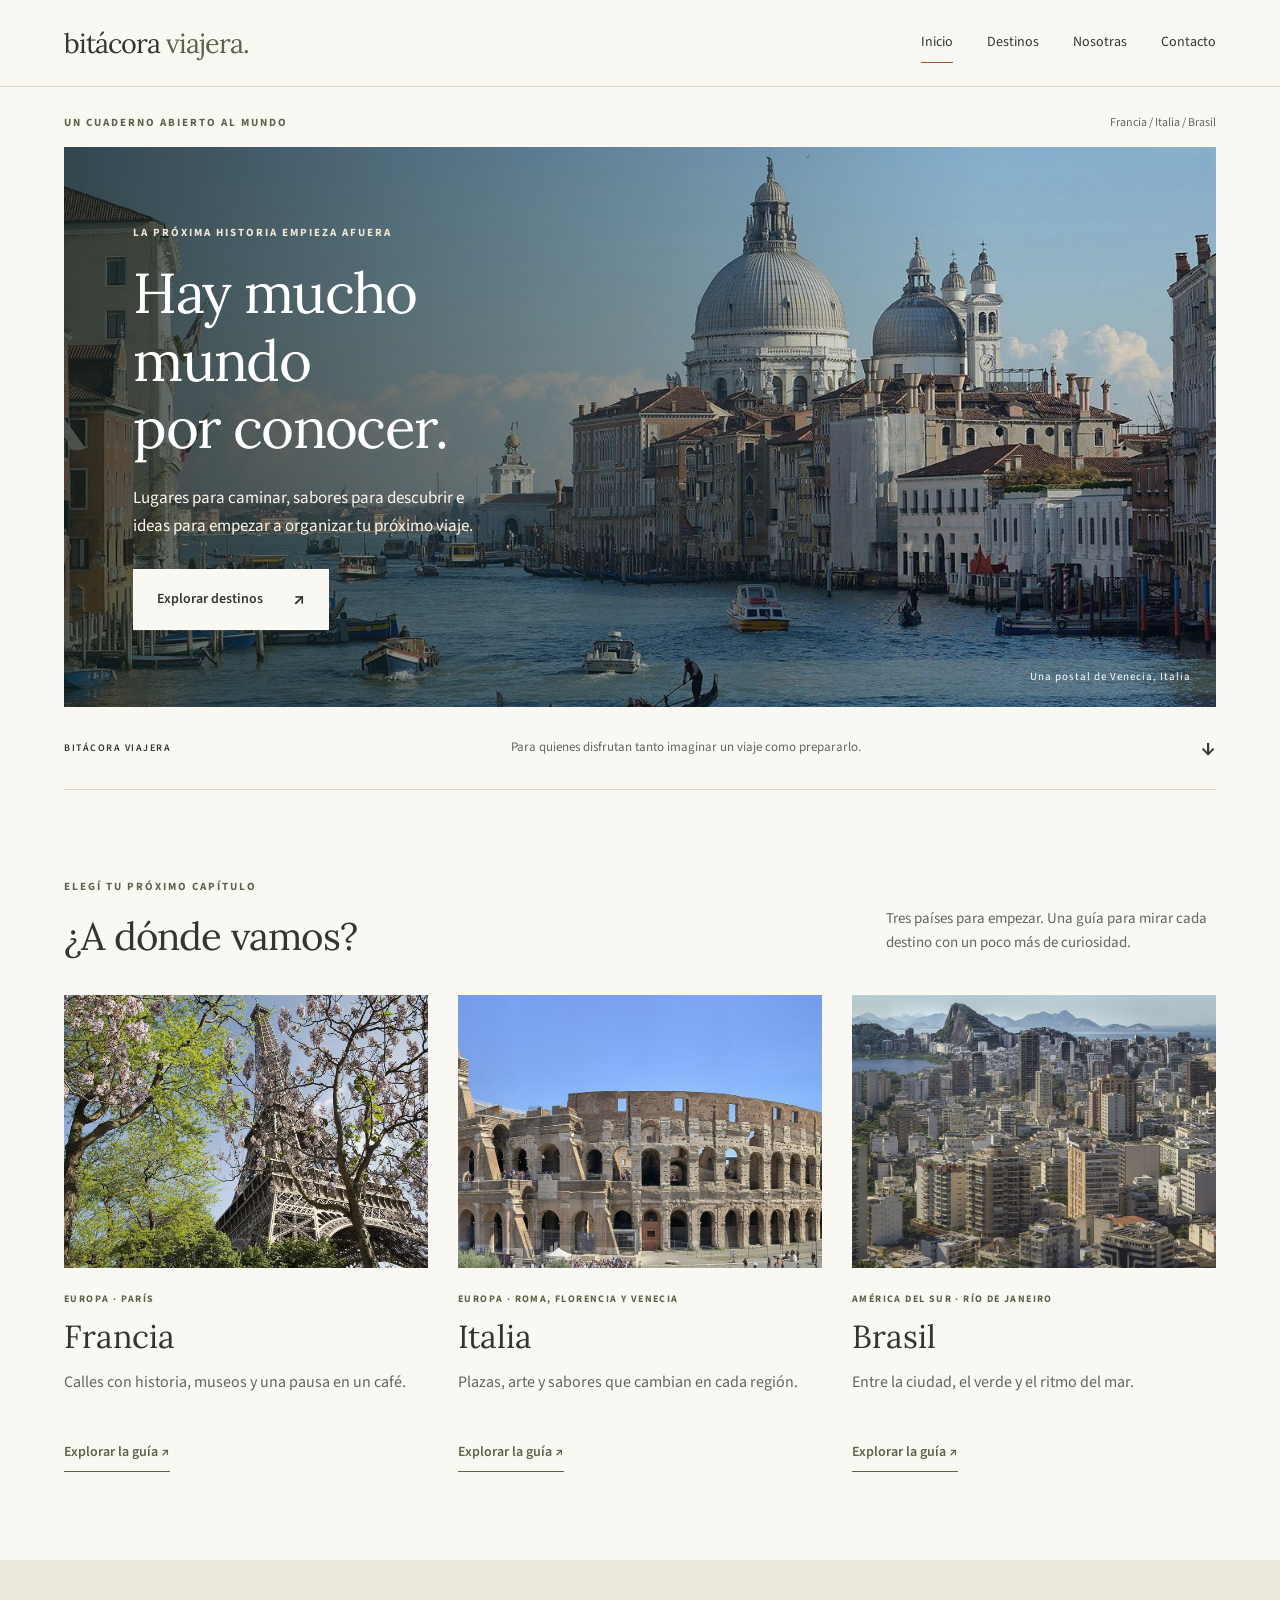
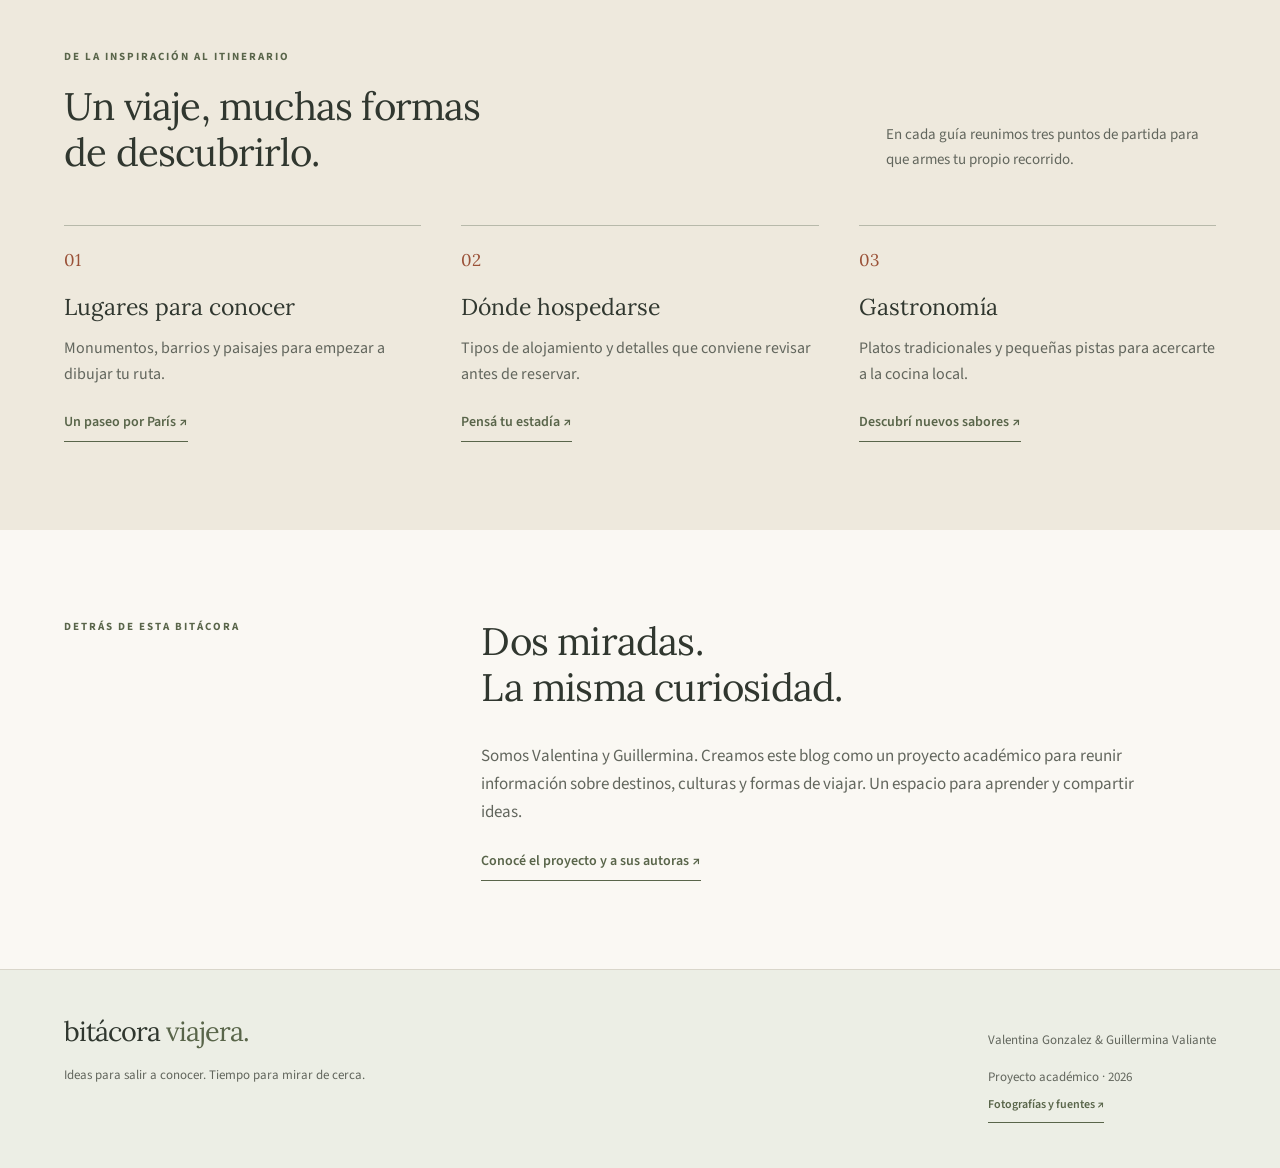
<file: index.html>
<!DOCTYPE html>
<html lang="es-AR">
  <head>
    <meta charset="UTF-8">
    <meta name="viewport" content="width=device-width, initial-scale=1.0">
    <meta name="description" content="Un blog de viajes para descubrir Francia, Italia y Brasil: lugares, hospedajes y gastronomía.">
    <title>Inicio | Bitácora Viajera</title>
    <link rel="stylesheet" href="css/estilos.css">
    <script src="js/funciones.js" defer></script>
    <noscript><style>.more-content[hidden]{display:block!important}.more-btn{display:none}</style></noscript>
  </head>
  <body>
    <a class="skip-link" href="#contenido">Saltar al contenido</a>
    <header class="site-header">
      <div class="header-inner">
        <a href="index.html" class="brand" aria-label="Bitácora Viajera, inicio">bitácora <span>viajera.</span></a>
        <button type="button" class="menu-toggle" aria-label="Abrir menú" aria-expanded="false" aria-controls="menu">Menú <span aria-hidden="true">☰</span></button>
        <nav id="menu" class="nav" aria-label="Navegación principal">
          <a href="index.html" aria-current="page">Inicio</a>
          <a href="index.html#destinos">Destinos</a>
          <a href="acerca.html">Nosotras</a>
          <a href="contacto.html">Contacto</a>
        </nav>
      </div>
    </header>
    <main id="contenido">
      <section class="hero wrap">
        <div class="hero-heading">
          <p class="eyebrow">Un cuaderno abierto al mundo</p>
          <span class="edition">Francia / Italia / Brasil</span>
        </div>
        <div class="hero-scene">
          <img src="img/venecia-canales.jpg" alt="El Gran Canal de Venecia y sus fachadas junto al agua" width="1440" height="968" fetchpriority="high" decoding="async" >
          <div class="hero-copy">
            <p class="eyebrow">La próxima historia empieza afuera</p>
            <h1>Hay mucho mundo<br>por conocer.</h1>
            <p>Lugares para caminar, sabores para descubrir e ideas para empezar a organizar tu próximo viaje.</p>
            <a class="btn" href="#destinos">Explorar destinos <span aria-hidden="true">↗</span></a>
          </div>
          <span class="image-caption">Una postal de Venecia, Italia</span>
        </div>
        <div class="hero-footnote">
          <span>BITÁCORA VIAJERA</span>
          <p>Para quienes disfrutan tanto imaginar un viaje como prepararlo.</p>
          <span aria-hidden="true">↓</span>
        </div>
      </section>
      <section class="section wrap" id="destinos">
        <div class="section-heading">
          <div>
            <p class="eyebrow">Elegí tu próximo capítulo</p>
            <h2>¿A dónde vamos?</h2>
          </div>
          <p>Tres países para empezar. Una guía para mirar cada destino con un poco más de curiosidad.</p>
        </div>
        <div class="cards">
          <article class="destination-card">
            <a class="image-link" href="francia.html" aria-label="Explorar Francia"><img src="img/paris-torre-eiffel.jpg" alt="La Torre Eiffel entre árboles en flor, París" width="1440" height="960" loading="lazy" decoding="async" ></a>
            <div class="card-body">
              <p class="eyebrow">Europa · París</p>
              <h3><a href="francia.html">Francia</a></h3>
              <p>Calles con historia, museos y una pausa en un café.</p>
              <a class="text-link" href="francia.html">Explorar la guía <span aria-hidden="true">↗</span></a>
            </div>
          </article>
          <article class="destination-card">
            <a class="image-link" href="italia.html" aria-label="Explorar Italia"><img src="img/roma-coliseo.jpg" alt="El Coliseo de Roma visto desde el exterior" width="1440" height="675" loading="lazy" decoding="async" ></a>
            <div class="card-body">
              <p class="eyebrow">Europa · Roma, Florencia y Venecia</p>
              <h3><a href="italia.html">Italia</a></h3>
              <p>Plazas, arte y sabores que cambian en cada región.</p>
              <a class="text-link" href="italia.html">Explorar la guía <span aria-hidden="true">↗</span></a>
            </div>
          </article>
          <article class="destination-card">
            <a class="image-link" href="brasil.html" aria-label="Explorar Brasil"><img src="img/rio-de-janeiro.jpg" alt="La costa y las montañas de Río de Janeiro" width="1440" height="701" loading="lazy" decoding="async" ></a>
            <div class="card-body">
              <p class="eyebrow">América del Sur · Río de Janeiro</p>
              <h3><a href="brasil.html">Brasil</a></h3>
              <p>Entre la ciudad, el verde y el ritmo del mar.</p>
              <a class="text-link" href="brasil.html">Explorar la guía <span aria-hidden="true">↗</span></a>
            </div>
          </article>
        </div>
      </section>
      <section class="editorial-band">
        <div class="wrap section">
          <div class="section-heading">
            <div>
              <p class="eyebrow">De la inspiración al itinerario</p>
              <h2>Un viaje, muchas formas<br>de descubrirlo.</h2>
            </div>
            <p>En cada guía reunimos tres puntos de partida para que armes tu propio recorrido.</p>
          </div>
          <div class="editorial-grid">
            <article>
              <span class="number">01</span>
              <h3>Lugares para conocer</h3>
              <p>Monumentos, barrios y paisajes para empezar a dibujar tu ruta.</p>
              <a class="text-link" href="francia.html#lugares">Un paseo por París ↗</a>
            </article>
            <article>
              <span class="number">02</span>
              <h3>Dónde hospedarse</h3>
              <p>Tipos de alojamiento y detalles que conviene revisar antes de reservar.</p>
              <a class="text-link" href="italia.html#hospedaje">Pensá tu estadía ↗</a>
            </article>
            <article>
              <span class="number">03</span>
              <h3>Gastronomía</h3>
              <p>Platos tradicionales y pequeñas pistas para acercarte a la cocina local.</p>
              <a class="text-link" href="brasil.html#gastronomia">Descubrí nuevos sabores ↗</a>
            </article>
          </div>
        </div>
      </section>
      <section class="section wrap authors-teaser">
        <p class="eyebrow">Detrás de esta bitácora</p>
        <div>
          <h2>Dos miradas.<br>La misma curiosidad.</h2>
          <p>Somos Valentina y Guillermina. Creamos este blog como un proyecto académico para reunir información sobre destinos, culturas y formas de viajar. Un espacio para aprender y compartir ideas.</p>
          <a class="text-link" href="acerca.html">Conocé el proyecto y a sus autoras ↗</a>
        </div>
      </section>
    </main>
    <footer class="footer">
      <div class="wrap footer-grid">
        <div>
          <a href="index.html" class="brand">bitácora <span>viajera.</span></a>
          <p>Ideas para salir a conocer. Tiempo para mirar de cerca.</p>
        </div>
        <div>
          <p>Valentina Gonzalez &amp; Guillermina Valiante</p>
          <p>Proyecto académico · 2026</p>
          <a class="text-link" href="creditos.html">Fotografías y fuentes ↗</a>
        </div>
      </div>
    </footer>
  </body>
</html>
</file>
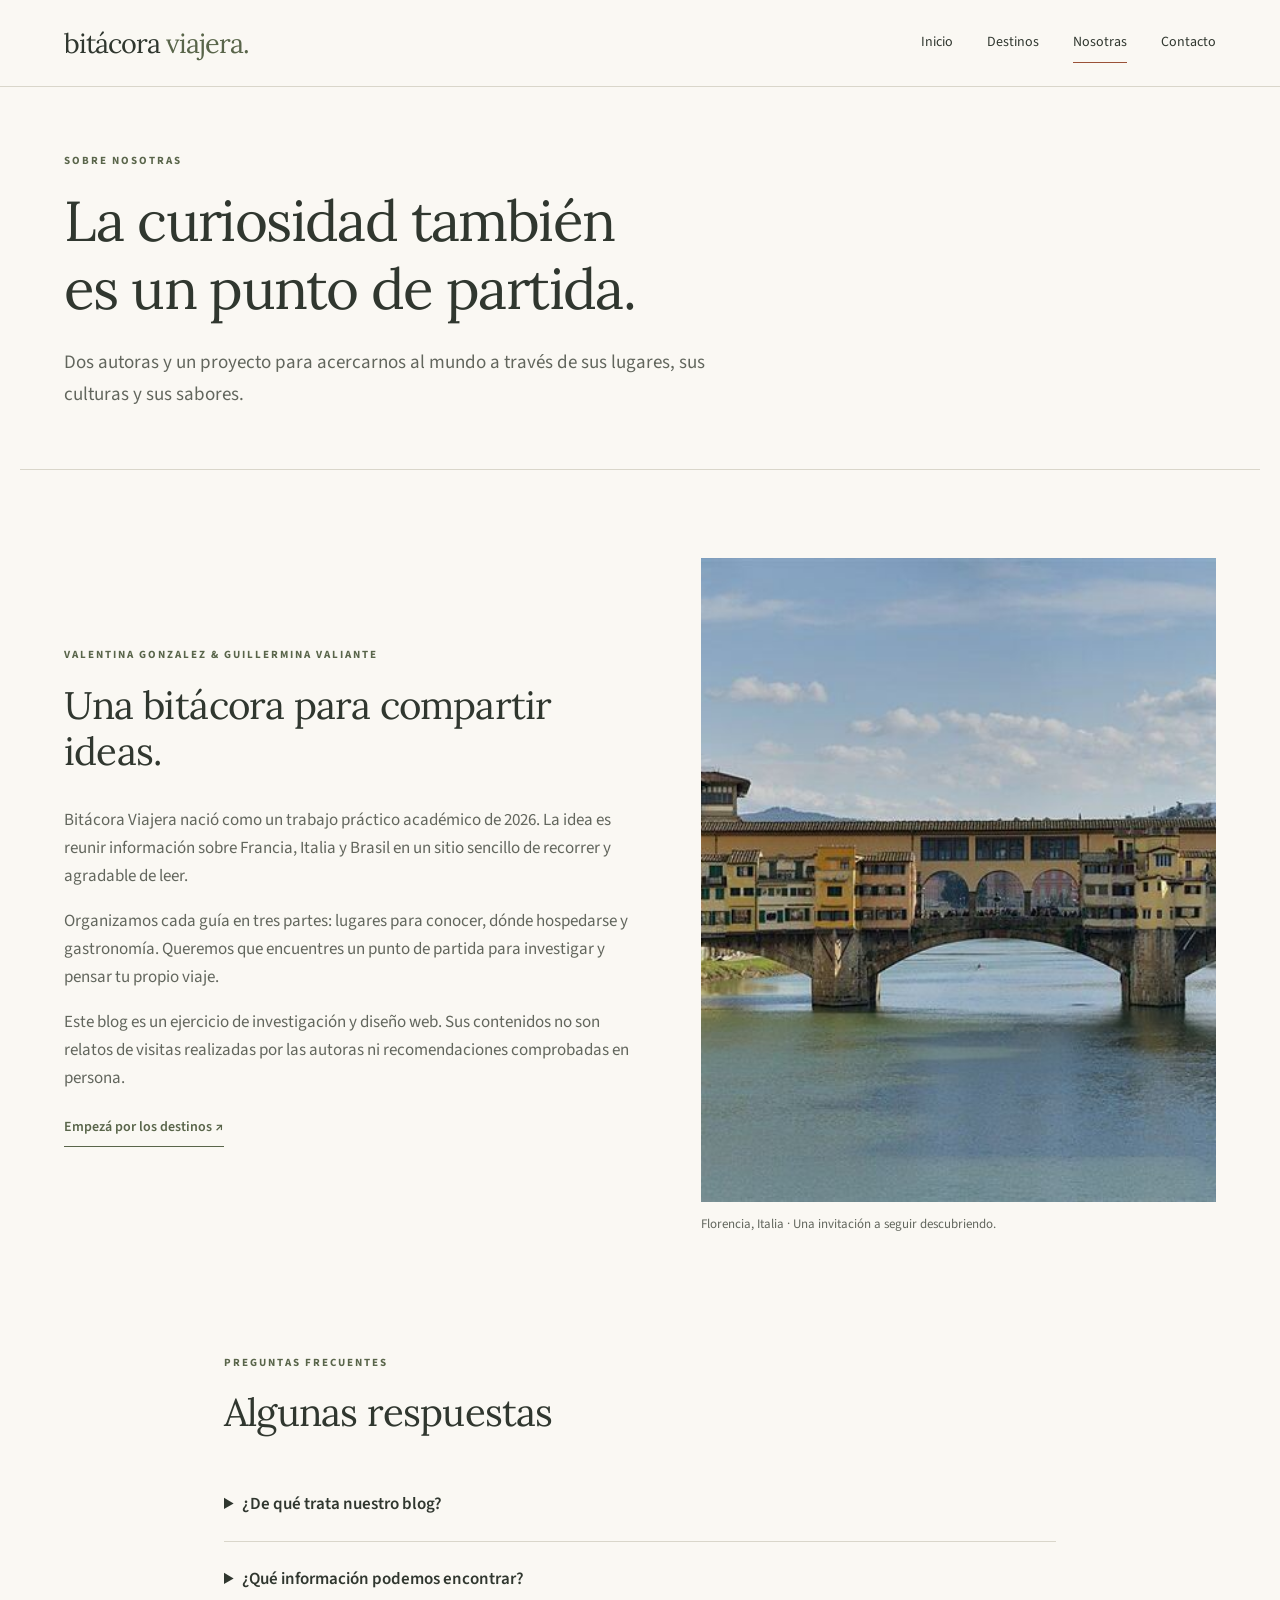
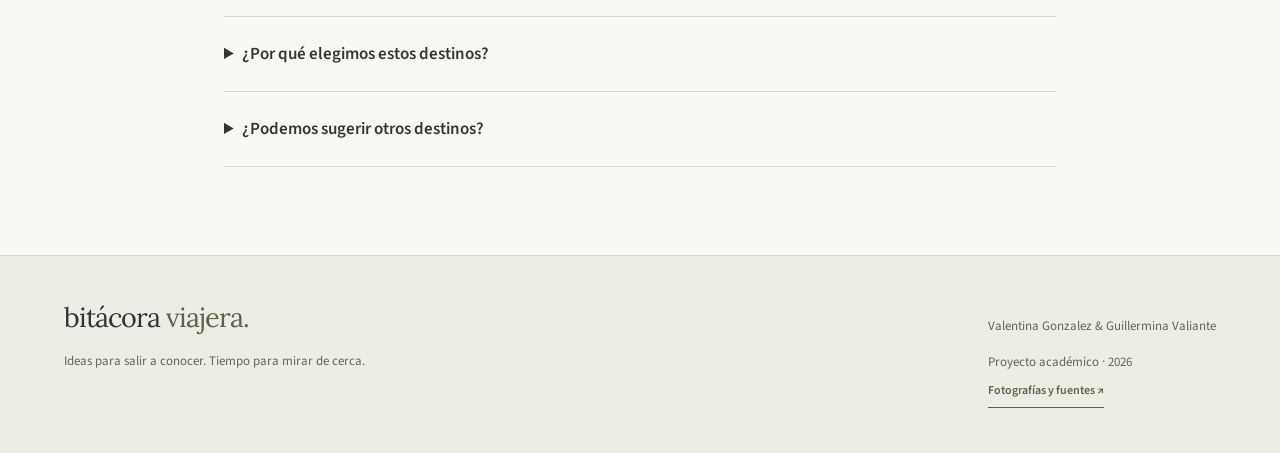
<file: acerca.html>
<!DOCTYPE html>
<html lang="es-AR">
  <head>
    <meta charset="UTF-8">
    <meta name="viewport" content="width=device-width, initial-scale=1.0">
    <meta name="description" content="Conocé a Valentina Gonzalez y Guillermina Valiante y la idea detrás de Bitácora Viajera.">
    <title>Nosotras | Bitácora Viajera</title>
    <link rel="stylesheet" href="css/estilos.css">
    <script src="js/funciones.js" defer></script>
    <noscript><style>.more-content[hidden]{display:block!important}.more-btn{display:none}</style></noscript>
  </head>
  <body>
    <a class="skip-link" href="#contenido">Saltar al contenido</a>
    <header class="site-header">
      <div class="header-inner">
        <a href="index.html" class="brand" aria-label="Bitácora Viajera, inicio">bitácora <span>viajera.</span></a>
        <button type="button" class="menu-toggle" aria-label="Abrir menú" aria-expanded="false" aria-controls="menu">Menú <span aria-hidden="true">☰</span></button>
        <nav id="menu" class="nav" aria-label="Navegación principal">
          <a href="index.html">Inicio</a>
          <a href="index.html#destinos">Destinos</a>
          <a href="acerca.html" aria-current="page">Nosotras</a>
          <a href="contacto.html">Contacto</a>
        </nav>
      </div>
    </header>
    <main id="contenido">
      <section class="page-intro wrap">
        <p class="eyebrow">Sobre nosotras</p>
        <h1>La curiosidad también<br>es un punto de partida.</h1>
        <p class="lead">Dos autoras y un proyecto para acercarnos al mundo a través de sus lugares, sus culturas y sus sabores.</p>
      </section>
      <section class="section wrap about-grid">
        <div>
          <p class="eyebrow">Valentina Gonzalez &amp; Guillermina Valiante</p>
          <h2>Una bitácora para compartir ideas.</h2>
          <p>Bitácora Viajera nació como un trabajo práctico académico de 2026. La idea es reunir información sobre Francia, Italia y Brasil en un sitio sencillo de recorrer y agradable de leer.</p>
          <p>Organizamos cada guía en tres partes: lugares para conocer, dónde hospedarse y gastronomía. Queremos que encuentres un punto de partida para investigar y pensar tu propio viaje.</p>
          <p>Este blog es un ejercicio de investigación y diseño web. Sus contenidos no son relatos de visitas realizadas por las autoras ni recomendaciones comprobadas en persona.</p>
          <a class="text-link" href="index.html#destinos">Empezá por los destinos ↗</a>
        </div>
        <figure><img src="img/florencia.jpg" alt="El Ponte Vecchio sobre el río Arno en Florencia" width="1440" height="500" loading="lazy" decoding="async" ><figcaption>Florencia, Italia · Una invitación a seguir descubriendo.</figcaption></figure>
      </section>
      <section class="section wrap faq">
        <p class="eyebrow">PREGUNTAS FRECUENTES</p>
        <h2>Algunas respuestas</h2>
        <details>
          <summary>¿De qué trata nuestro blog?</summary>
          <p> Es un blog de viajes con información sobre Francia, Italia y Brasil. </p>
        </details>
        <details>
          <summary>¿Qué información podemos encontrar?</summary>
          <p> Recomendaciones de lugares para visitar, opciones de hospedaje y comidas tradicionales. </p>
        </details>
        <details>
          <summary>¿Por qué elegimos estos destinos?</summary>
          <p> Porque nos interesa conocer sus paisajes, su historia y sus diferentes culturas. </p>
        </details>
        <details>
          <summary>¿Podemos sugerir otros destinos?</summary>
          <p> Podés explorar el formulario de contacto como demostración. Por ahora no recibimos ni almacenamos mensajes desde el sitio. </p>
        </details>
      </section>
    </main>
    <footer class="footer">
      <div class="wrap footer-grid">
        <div>
          <a href="index.html" class="brand">bitácora <span>viajera.</span></a>
          <p>Ideas para salir a conocer. Tiempo para mirar de cerca.</p>
        </div>
        <div>
          <p>Valentina Gonzalez &amp; Guillermina Valiante</p>
          <p>Proyecto académico · 2026</p>
          <a class="text-link" href="creditos.html">Fotografías y fuentes ↗</a>
        </div>
      </div>
    </footer>
  </body>
</html>
</file>
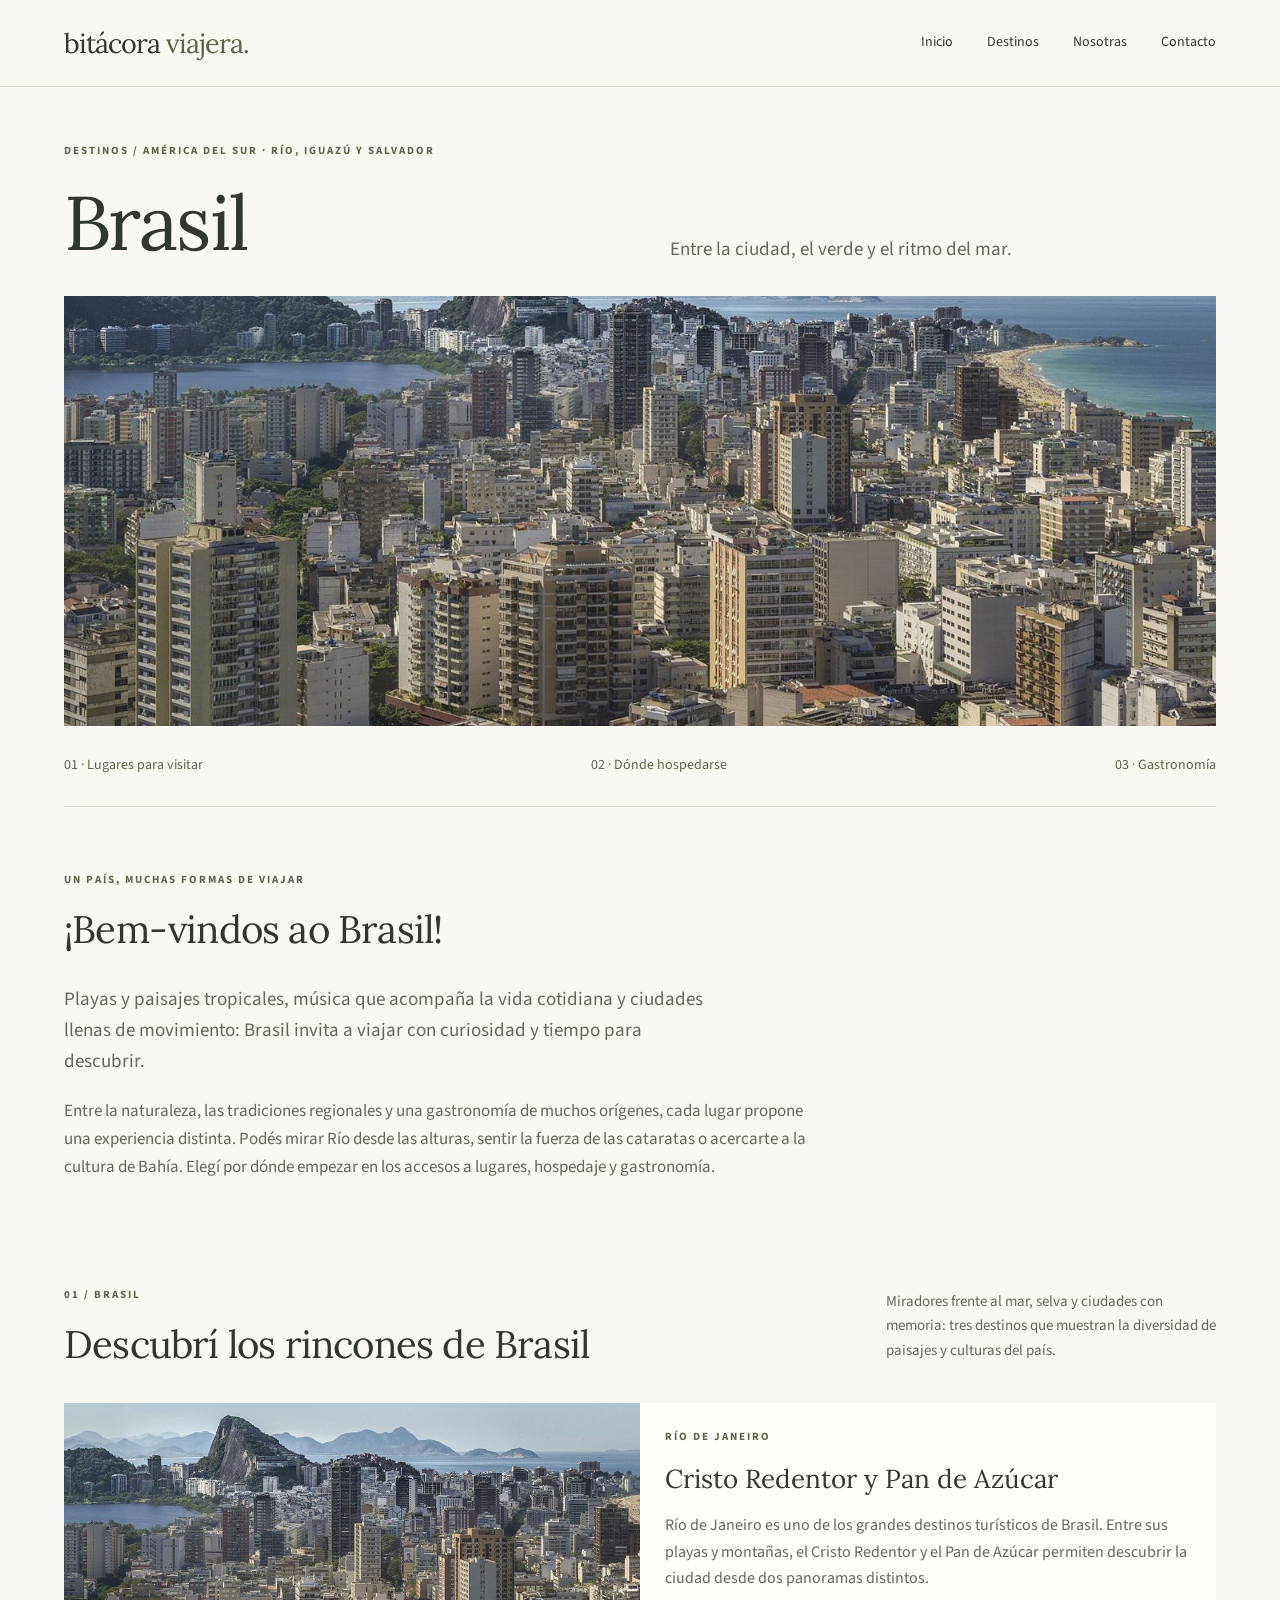
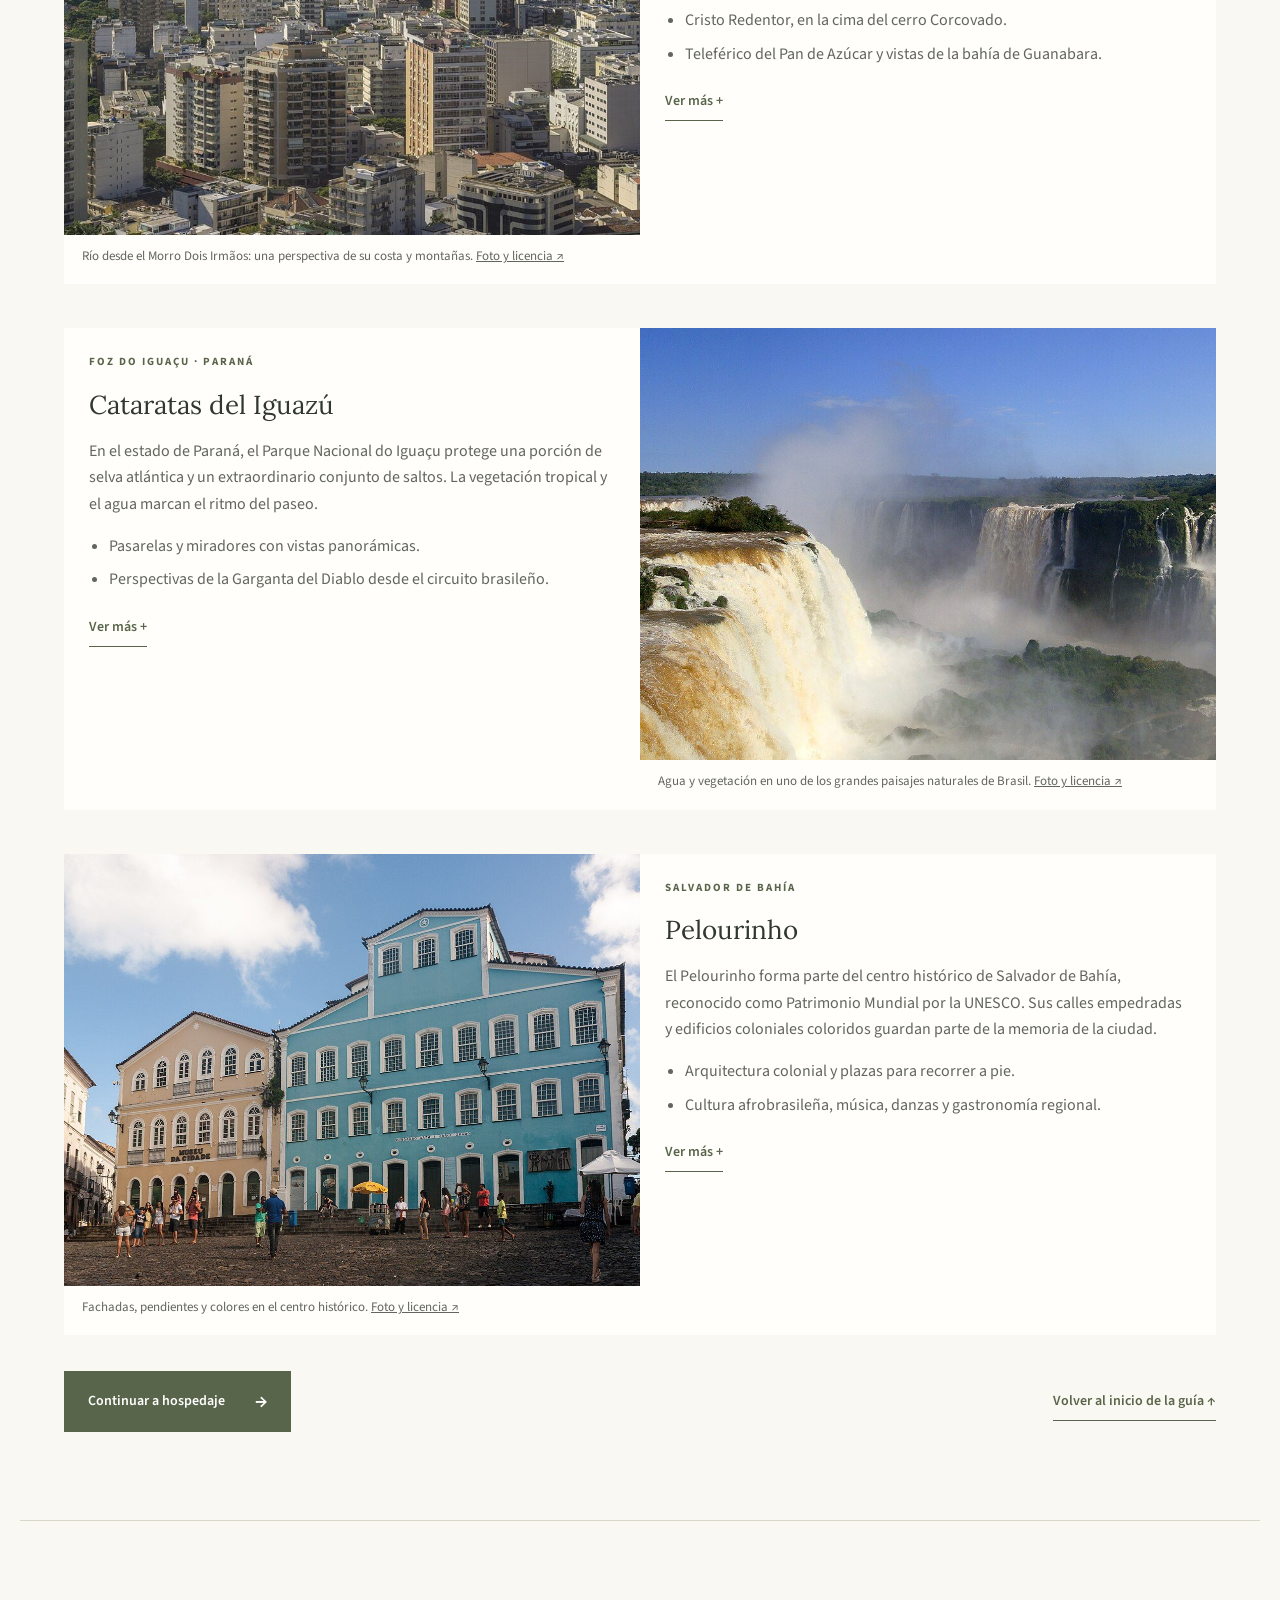
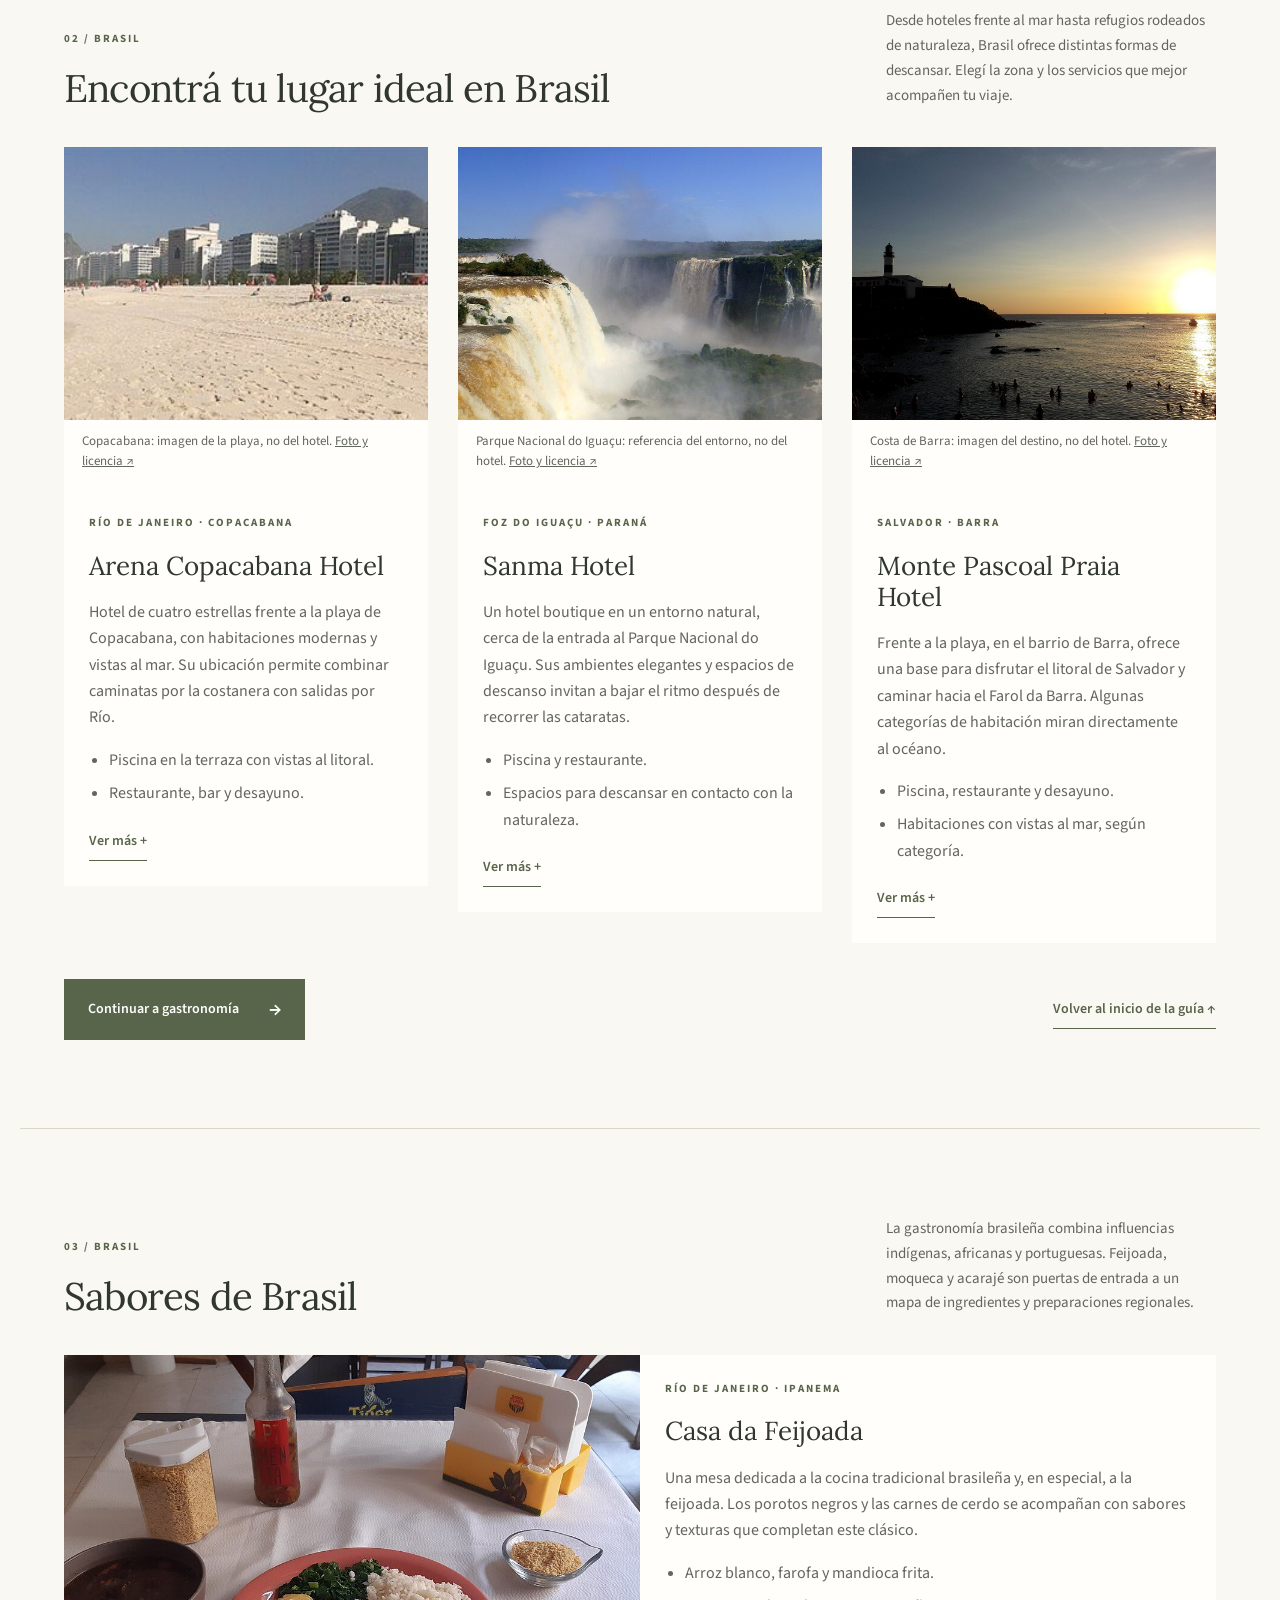
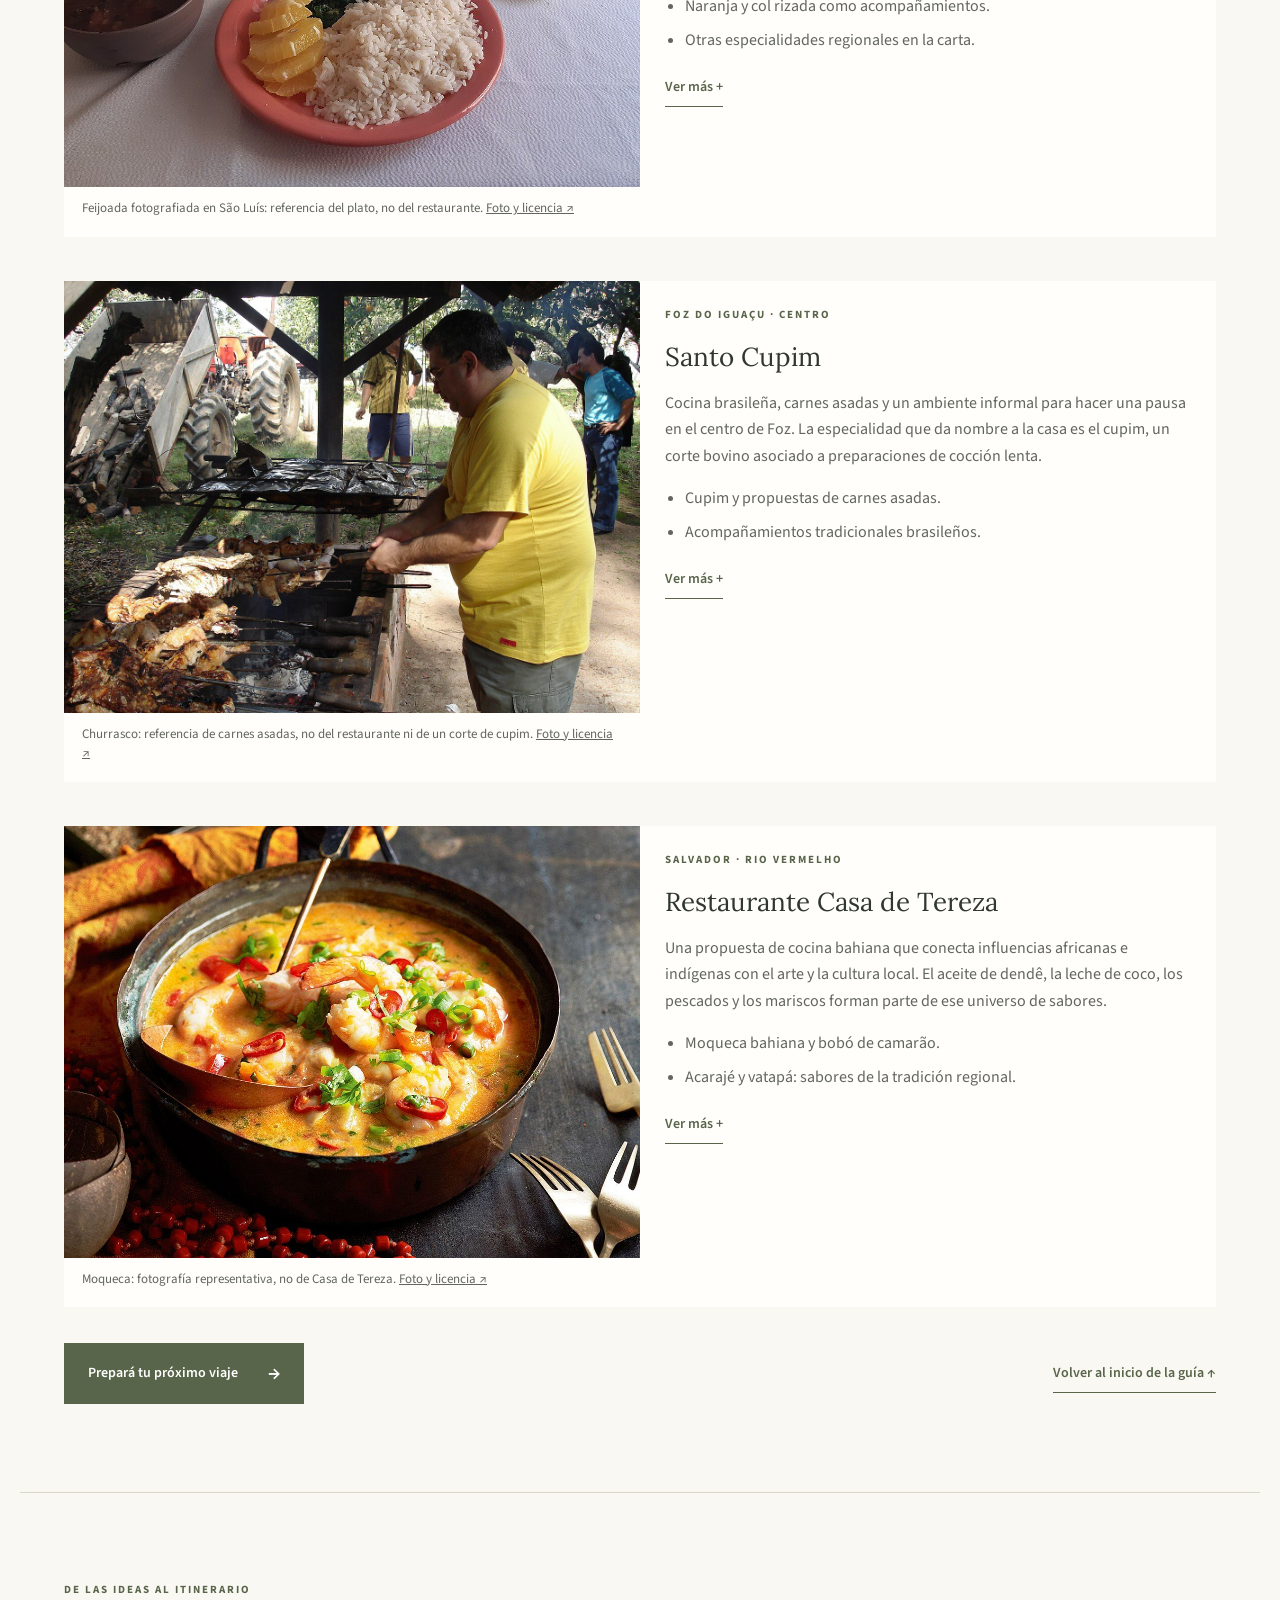
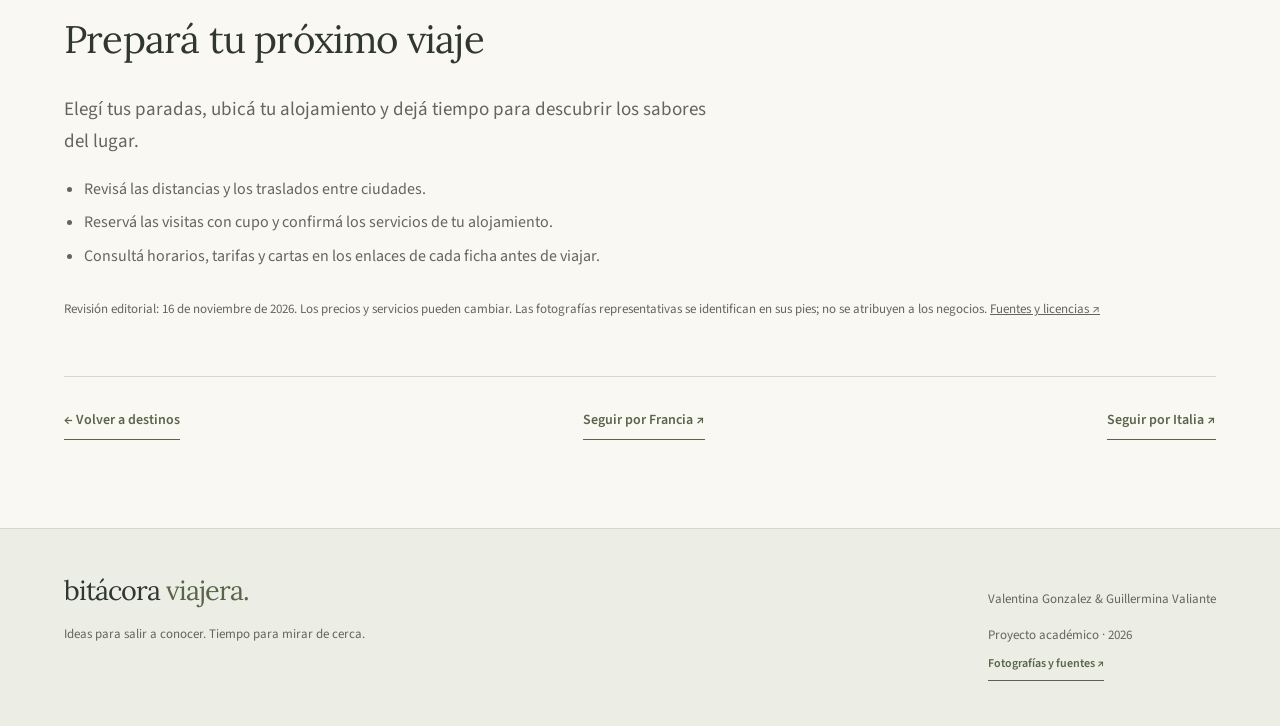
<file: brasil.html>
<!DOCTYPE html>
<html lang="es-AR">
  <head>
    <meta charset="UTF-8">
    <meta name="viewport" content="width=device-width, initial-scale=1.0">
    <meta name="description" content="Guía de Brasil: lugares para conocer, dónde hospedarse y gastronomía.">
    <title>Brasil | Bitácora Viajera</title>
    <link rel="stylesheet" href="css/estilos.css">
    <script src="js/funciones.js" defer></script>
    <noscript><style>.more-content[hidden]{display:block!important}.more-btn{display:none}</style></noscript>
  </head>
  <body>
    <a class="skip-link" href="#contenido">Saltar al contenido</a>
    <header class="site-header">
      <div class="header-inner">
        <a href="index.html" class="brand" aria-label="Bitácora Viajera, inicio">bitácora <span>viajera.</span></a>
        <button type="button" class="menu-toggle" aria-label="Abrir menú" aria-expanded="false" aria-controls="menu">Menú <span aria-hidden="true">☰</span></button>
        <nav id="menu" class="nav" aria-label="Navegación principal">
          <a href="index.html">Inicio</a>
          <a href="index.html#destinos">Destinos</a>
          <a href="acerca.html">Nosotras</a>
          <a href="contacto.html">Contacto</a>
        </nav>
      </div>
    </header>
    <main id="contenido">
      <section class="destination-hero wrap">
        <div class="destination-title">
          <p class="eyebrow">Destinos / América del Sur · Río, Iguazú y Salvador</p>
          <h1>Brasil</h1>
          <p class="lead">Entre la ciudad, el verde y el ritmo del mar.</p>
        </div>
        <img src="img/rio-de-janeiro.jpg" alt="La costa y las montañas de Río de Janeiro" width="1440" height="701" fetchpriority="high" decoding="async" >
      </section>
      <div class="wrap">
        <nav class="topic-nav" aria-label="Secciones de la guía">
          <a href="#lugares">01 · Lugares para visitar</a>
          <a href="#hospedaje">02 · Dónde hospedarse</a>
          <a href="#gastronomia">03 · Gastronomía</a>
        </nav>
      </div>
      <div id="guia" class="country-guide">
        <section class="wrap guide-intro" aria-labelledby="bienvenida">
          <p class="eyebrow">Un país, muchas formas de viajar</p>
          <h2 id="bienvenida">¡Bem-vindos ao Brasil!</h2>
          <p class="lead">Playas y paisajes tropicales, música que acompaña la vida cotidiana y ciudades llenas de movimiento: Brasil invita a viajar con curiosidad y tiempo para descubrir.</p>
          <p>Entre la naturaleza, las tradiciones regionales y una gastronomía de muchos orígenes, cada lugar propone una experiencia distinta. Podés mirar Río desde las alturas, sentir la fuerza de las cataratas o acercarte a la cultura de Bahía. Elegí por dónde empezar en los accesos a lugares, hospedaje y gastronomía.</p>
        </section>
        <section class="section wrap guide-category" id="lugares" aria-labelledby="lugares-titulo">
          <div class="section-heading">
            <div><p class="eyebrow">01 / Brasil</p><h2 id="lugares-titulo">Descubrí los rincones de Brasil</h2></div>
            <p>Miradores frente al mar, selva y ciudades con memoria: tres destinos que muestran la diversidad de paisajes y culturas del país.</p>
          </div>
          <div class="guide-stories">
          <article class="topic-card guide-entry" id="rio">
            <figure>
              <img src="img/rio-de-janeiro.jpg" alt="Playas, montañas y laguna en la zona sur de Río de Janeiro" width="1440" height="701" loading="lazy" decoding="async">
              <figcaption>Río desde el Morro Dois Irmãos: una perspectiva de su costa y montañas. <a href="https://commons.wikimedia.org/wiki/File:Ipanema_and_Leblon_as_seen_from_Morro_Dois_Irm%C3%A3os,_with_Lagoa_and_Cantagalo_in_the_background,_Rio_de_Janeiro,_Brazil.jpg">Foto y licencia ↗</a></figcaption>
            </figure>
            <div class="topic-content">
              <p class="eyebrow">Río de Janeiro</p>
              <h3>Cristo Redentor y Pan de Azúcar</h3>
              <p>Río de Janeiro es uno de los grandes destinos turísticos de Brasil. Entre sus playas y montañas, el Cristo Redentor y el Pan de Azúcar permiten descubrir la ciudad desde dos panoramas distintos.</p>
              <ul class="practical-list"><li>Cristo Redentor, en la cima del cerro Corcovado.</li><li>Teleférico del Pan de Azúcar y vistas de la bahía de Guanabara.</li></ul>
              <button type="button" class="text-link more-btn" aria-expanded="false" aria-controls="rio-detalle">Ver más +</button>
              <div class="more-content" id="rio-detalle" hidden>
                <p>El Cristo abre vistas sobre la ciudad, sus paisajes y el litoral. El recorrido del teleférico del Pan de Azúcar suma la bahía de Guanabara, las montañas y las playas a la experiencia.</p><p><strong>Antes de subir:</strong> elegí una jornada con buena visibilidad y comprobá los horarios, las modalidades de acceso y las reservas en los canales oficiales. Son dos visitas diferentes: organizá sus traslados por separado.</p><p><a class="text-link" href="https://www.bondinho.com.br/">Teleférico del Pan de Azúcar ↗</a></p>
                <p><a class="text-link" href="https://www.tremdocorcovado.rio/">Información oficial y reservas ↗</a></p>
              </div>
            </div>
          </article>
          <article class="topic-card guide-entry" id="iguazu">
            <figure>
              <img src="img/iguazu.jpg" alt="Vista panorámica de las Cataratas del Iguazú desde el lado brasileño" width="1280" height="677" loading="lazy" decoding="async">
              <figcaption>Agua y vegetación en uno de los grandes paisajes naturales de Brasil. <a href="https://commons.wikimedia.org/wiki/File:Iguazu_Falls_Panorama_2009.jpg">Foto y licencia ↗</a></figcaption>
            </figure>
            <div class="topic-content">
              <p class="eyebrow">Foz do Iguaçu · Paraná</p>
              <h3>Cataratas del Iguazú</h3>
              <p>En el estado de Paraná, el Parque Nacional do Iguaçu protege una porción de selva atlántica y un extraordinario conjunto de saltos. La vegetación tropical y el agua marcan el ritmo del paseo.</p>
              <ul class="practical-list"><li>Pasarelas y miradores con vistas panorámicas.</li><li>Perspectivas de la Garganta del Diablo desde el circuito brasileño.</li></ul>
              <button type="button" class="text-link more-btn" aria-expanded="false" aria-controls="iguazu-detalle">Ver más +</button>
              <div class="more-content" id="iguazu-detalle" hidden>
                <p>El parque brasileño integra el Patrimonio Mundial de la UNESCO por su importancia natural. Sus pasarelas acercan al paisaje de las cataratas y a la bruma que envuelve el tramo final del recorrido.</p><p>La pasarela argentina de la Garganta del Diablo pertenece a otro parque y requiere planificar una visita independiente. No la confundas con los miradores del lado brasileño.</p><p><strong>Para prepararte:</strong> llevá calzado cómodo y protección para la lluvia; respetá los senderos y no alimentes a la fauna. Consultá el estado del circuito y las entradas antes de ir.</p>
                <p><a class="text-link" href="https://cataratasdoiguacu.com.br/">Información oficial y reservas ↗</a></p>
              </div>
            </div>
          </article>
          <article class="topic-card guide-entry" id="pelourinho">
            <figure>
              <img src="img/pelourinho.jpg" alt="Edificios coloniales coloridos en el Largo do Pelourinho de Salvador" width="1280" height="857" loading="lazy" decoding="async">
              <figcaption>Fachadas, pendientes y colores en el centro histórico. <a href="https://commons.wikimedia.org/wiki/File:Largo_do_Pelourinho,_Salvador_20150719-DSC05452.JPG">Foto y licencia ↗</a></figcaption>
            </figure>
            <div class="topic-content">
              <p class="eyebrow">Salvador de Bahía</p>
              <h3>Pelourinho</h3>
              <p>El Pelourinho forma parte del centro histórico de Salvador de Bahía, reconocido como Patrimonio Mundial por la UNESCO. Sus calles empedradas y edificios coloniales coloridos guardan parte de la memoria de la ciudad.</p>
              <ul class="practical-list"><li>Arquitectura colonial y plazas para recorrer a pie.</li><li>Cultura afrobrasileña, música, danzas y gastronomía regional.</li></ul>
              <button type="button" class="text-link more-btn" aria-expanded="false" aria-controls="pelourinho-detalle">Ver más +</button>
              <div class="more-content" id="pelourinho-detalle" hidden>
                <p>En este recorrido conviven patrimonio, vida cotidiana y expresiones culturales afrobrasileñas. Acercate a las propuestas de música y danza respetando los espacios y tradiciones de la comunidad.</p><p>La cocina también cuenta esa historia: el acarajé, preparado con porotos fradinho y frito en aceite de dendê, es una de sus referencias más conocidas. Organizá el paseo con información local sobre actividades y accesos.</p>
                <p><a class="text-link" href="https://whc.unesco.org/en/list/309/">Patrimonio e historia · UNESCO ↗</a></p>
              </div>
            </div>
          </article>
          </div>
          <div class="category-next"><a class="btn" href="#hospedaje">Continuar a hospedaje <span aria-hidden="true">→</span></a><a class="text-link" href="#contenido">Volver al inicio de la guía ↑</a></div>
        </section>
        <section class="section wrap guide-category" id="hospedaje" aria-labelledby="hospedaje-titulo">
          <div class="section-heading">
            <div><p class="eyebrow">02 / Brasil</p><h2 id="hospedaje-titulo">Encontrá tu lugar ideal en Brasil</h2></div>
            <p>Desde hoteles frente al mar hasta refugios rodeados de naturaleza, Brasil ofrece distintas formas de descansar. Elegí la zona y los servicios que mejor acompañen tu viaje.</p>
          </div>
          <div class="topic-grid">
          <article class="topic-card guide-entry" id="arena">
            <figure>
              <img src="img/copacabana.jpg" alt="Vista panorámica de la playa de Copacabana en Río de Janeiro" width="1440" height="229" loading="lazy" decoding="async">
              <figcaption>Copacabana: imagen de la playa, no del hotel. <a href="https://commons.wikimedia.org/wiki/File:Panorama_of_Copacabana_Beach_-_Rio_de_Janeiro_-_Brazil.jpg">Foto y licencia ↗</a></figcaption>
            </figure>
            <div class="topic-content">
              <p class="eyebrow">Río de Janeiro · Copacabana</p>
              <h3>Arena Copacabana Hotel</h3>
              <p>Hotel de cuatro estrellas frente a la playa de Copacabana, con habitaciones modernas y vistas al mar. Su ubicación permite combinar caminatas por la costanera con salidas por Río.</p>
              <ul class="practical-list"><li>Piscina en la terraza con vistas al litoral.</li><li>Restaurante, bar y desayuno.</li></ul>
              <button type="button" class="text-link more-btn" aria-expanded="false" aria-controls="arena-detalle">Ver más +</button>
              <div class="more-content" id="arena-detalle" hidden>
                <p><strong>Dirección:</strong> Avenida Atlântica 2064, Copacabana, Río de Janeiro.</p><p>Confirmá la categoría de habitación si buscás vista al mar, el acceso a la terraza y si el desayuno está incluido en tu tarifa. Consultá las condiciones directamente con el hotel.</p>
                <p><a class="text-link" href="https://www.arenahotel.com.br/arena-hoteis/arena-copacabana">Información oficial y reservas ↗</a></p>
              </div>
            </div>
          </article>
          <article class="topic-card guide-entry" id="sanma">
            <figure>
              <img src="img/iguazu.jpg" alt="Cataratas del Iguazú rodeadas de vegetación" width="1280" height="677" loading="lazy" decoding="async">
              <figcaption>Parque Nacional do Iguaçu: referencia del entorno, no del hotel. <a href="https://commons.wikimedia.org/wiki/File:Iguazu_Falls_Panorama_2009.jpg">Foto y licencia ↗</a></figcaption>
            </figure>
            <div class="topic-content">
              <p class="eyebrow">Foz do Iguaçu · Paraná</p>
              <h3>Sanma Hotel</h3>
              <p>Un hotel boutique en un entorno natural, cerca de la entrada al Parque Nacional do Iguaçu. Sus ambientes elegantes y espacios de descanso invitan a bajar el ritmo después de recorrer las cataratas.</p>
              <ul class="practical-list"><li>Piscina y restaurante.</li><li>Espacios para descansar en contacto con la naturaleza.</li></ul>
              <button type="button" class="text-link more-btn" aria-expanded="false" aria-controls="sanma-detalle">Ver más +</button>
              <div class="more-content" id="sanma-detalle" hidden>
                <p><strong>Dirección:</strong> Avenida das Cataratas 12280, Foz do Iguaçu, también indicada como Rodovia das Cataratas, km 21.</p><p>La cercanía al parque es útil para organizar la visita, pero las entradas y actividades tienen sus propias condiciones. Revisá los servicios y lo que incluye tu reserva directamente con Sanma.</p>
                <p><a class="text-link" href="https://www.sanmahotel.com.br/">Información oficial y reservas ↗</a></p>
              </div>
            </div>
          </article>
          <article class="topic-card guide-entry" id="monte-pascoal">
            <figure>
              <img src="img/barra.jpg" alt="El Farol da Barra y la costa de Salvador al atardecer" width="1280" height="940" loading="lazy" decoding="async">
              <figcaption>Costa de Barra: imagen del destino, no del hotel. <a href="https://commons.wikimedia.org/wiki/File:Salvador-Brazil-Farol-da-Barra-sunset.jpg">Foto y licencia ↗</a></figcaption>
            </figure>
            <div class="topic-content">
              <p class="eyebrow">Salvador · Barra</p>
              <h3>Monte Pascoal Praia Hotel</h3>
              <p>Frente a la playa, en el barrio de Barra, ofrece una base para disfrutar el litoral de Salvador y caminar hacia el Farol da Barra. Algunas categorías de habitación miran directamente al océano.</p>
              <ul class="practical-list"><li>Piscina, restaurante y desayuno.</li><li>Habitaciones con vistas al mar, según categoría.</li></ul>
              <button type="button" class="text-link more-btn" aria-expanded="false" aria-controls="monte-pascoal-detalle">Ver más +</button>
              <div class="more-content" id="monte-pascoal-detalle" hidden>
                <p><strong>Dirección:</strong> Avenida Oceânica 591, Barra, Salvador.</p><p>Consultá qué tipo de vista tiene la habitación elegida y las condiciones del desayuno y de la piscina. La ubicación costera permite alternar descanso con recorridos por el barrio.</p>
                <p><a class="text-link" href="https://montepascoalpraiahotel.com.br/">Información oficial y reservas ↗</a></p>
              </div>
            </div>
          </article>
          </div>
          <div class="category-next"><a class="btn" href="#gastronomia">Continuar a gastronomía <span aria-hidden="true">→</span></a><a class="text-link" href="#contenido">Volver al inicio de la guía ↑</a></div>
        </section>
        <section class="section wrap guide-category" id="gastronomia" aria-labelledby="gastronomia-titulo">
          <div class="section-heading">
            <div><p class="eyebrow">03 / Brasil</p><h2 id="gastronomia-titulo">Sabores de Brasil</h2></div>
            <p>La gastronomía brasileña combina influencias indígenas, africanas y portuguesas. Feijoada, moqueca y acarajé son puertas de entrada a un mapa de ingredientes y preparaciones regionales.</p>
          </div>
          <div class="guide-tastes">
          <article class="topic-card guide-entry" id="casa-feijoada">
            <figure>
              <img src="img/feijoada.jpg" alt="Feijoada brasileña servida con sus acompañamientos" width="1280" height="720" loading="lazy" decoding="async">
              <figcaption>Feijoada fotografiada en São Luís: referencia del plato, no del restaurante. <a href="https://commons.wikimedia.org/wiki/File:Feijoada_(Brazilian_dish),_S%C3%A3o_Lu%C3%ADs,_Maranh%C3%A3o.jpg">Foto y licencia ↗</a></figcaption>
            </figure>
            <div class="topic-content">
              <p class="eyebrow">Río de Janeiro · Ipanema</p>
              <h3>Casa da Feijoada</h3>
              <p>Una mesa dedicada a la cocina tradicional brasileña y, en especial, a la feijoada. Los porotos negros y las carnes de cerdo se acompañan con sabores y texturas que completan este clásico.</p>
              <ul class="practical-list"><li>Arroz blanco, farofa y mandioca frita.</li><li>Naranja y col rizada como acompañamientos.</li><li>Otras especialidades regionales en la carta.</li></ul>
              <button type="button" class="text-link more-btn" aria-expanded="false" aria-controls="casa-feijoada-detalle">Ver más +</button>
              <div class="more-content" id="casa-feijoada-detalle" hidden>
                <p><strong>Dirección:</strong> Rua Prudente de Morais 10B, Ipanema, Río de Janeiro.</p><p>La farofa, a base de harina de mandioca, aporta una textura distinta al plato. Consultá los cortes y acompañamientos disponibles, el formato de servicio y las opciones para restricciones alimentarias.</p>
                <p><a class="text-link" href="https://casadafeijoada.com.br/">Información oficial y reservas ↗</a></p>
              </div>
            </div>
          </article>
          <article class="topic-card guide-entry" id="santo-cupim">
            <figure>
              <img src="img/churrasco.jpg" alt="Carnes de churrasco brasileño asándose al fuego" width="1280" height="960" loading="lazy" decoding="async">
              <figcaption>Churrasco: referencia de carnes asadas, no del restaurante ni de un corte de cupim. <a href="https://commons.wikimedia.org/wiki/File:Churrasco_Campeiro.jpg">Foto y licencia ↗</a></figcaption>
            </figure>
            <div class="topic-content">
              <p class="eyebrow">Foz do Iguaçu · Centro</p>
              <h3>Santo Cupim</h3>
              <p>Cocina brasileña, carnes asadas y un ambiente informal para hacer una pausa en el centro de Foz. La especialidad que da nombre a la casa es el cupim, un corte bovino asociado a preparaciones de cocción lenta.</p>
              <ul class="practical-list"><li>Cupim y propuestas de carnes asadas.</li><li>Acompañamientos tradicionales brasileños.</li></ul>
              <button type="button" class="text-link more-btn" aria-expanded="false" aria-controls="santo-cupim-detalle">Ver más +</button>
              <div class="more-content" id="santo-cupim-detalle" hidden>
                <p><strong>Dirección:</strong> Rua Santos Dumont 995, Centro, Foz do Iguaçu.</p><p>Consultá el menú y la preparación del día en sus canales oficiales. La programación de música en vivo no pudo confirmarse para esta edición: verificá la agenda si querés combinar la comida con un espectáculo.</p>
                <p><a class="text-link" href="https://linktr.ee/santocupimoficial">Canales oficiales y consultas ↗</a></p>
              </div>
            </div>
          </article>
          <article class="topic-card guide-entry" id="casa-tereza">
            <figure>
              <img src="img/moqueca.jpg" alt="Moqueca servida en una cazuela" width="1280" height="853" loading="lazy" decoding="async">
              <figcaption>Moqueca: fotografía representativa, no de Casa de Tereza. <a href="https://commons.wikimedia.org/wiki/File:Moqueca.jpg">Foto y licencia ↗</a></figcaption>
            </figure>
            <div class="topic-content">
              <p class="eyebrow">Salvador · Rio Vermelho</p>
              <h3>Restaurante Casa de Tereza</h3>
              <p>Una propuesta de cocina bahiana que conecta influencias africanas e indígenas con el arte y la cultura local. El aceite de dendê, la leche de coco, los pescados y los mariscos forman parte de ese universo de sabores.</p>
              <ul class="practical-list"><li>Moqueca bahiana y bobó de camarão.</li><li>Acarajé y vatapá: sabores de la tradición regional.</li></ul>
              <button type="button" class="text-link more-btn" aria-expanded="false" aria-controls="casa-tereza-detalle">Ver más +</button>
              <div class="more-content" id="casa-tereza-detalle" hidden>
                <p><strong>Dirección:</strong> Rua Odilon Santos 45, Rio Vermelho, Salvador.</p><p>La casa de la chef Tereza Paim reúne gastronomía y expresiones culturales de Bahía. Consultá la carta vigente para saber qué preparaciones se ofrecen en tu visita y preguntá por los ingredientes y alérgenos, especialmente mariscos.</p>
                <p><a class="text-link" href="https://casadetereza.com.br/sobre/">Información oficial y reservas ↗</a></p>
              </div>
            </div>
          </article>
          </div>
          <div class="category-next"><a class="btn" href="#proximo-viaje">Prepará tu próximo viaje <span aria-hidden="true">→</span></a><a class="text-link" href="#contenido">Volver al inicio de la guía ↑</a></div>
        </section>
        <section class="section wrap guide-planning" id="proximo-viaje" aria-labelledby="proximo-titulo">
          <p class="eyebrow">De las ideas al itinerario</p>
          <h2 id="proximo-titulo">Prepará tu próximo viaje</h2>
          <p class="lead">Elegí tus paradas, ubicá tu alojamiento y dejá tiempo para descubrir los sabores del lugar.</p>
          <ul class="practical-list"><li>Revisá las distancias y los traslados entre ciudades.</li><li>Reservá las visitas con cupo y confirmá los servicios de tu alojamiento.</li><li>Consultá horarios, tarifas y cartas en los enlaces de cada ficha antes de viajar.</li></ul>
          <p class="source-note">Revisión editorial: 16 de noviembre de 2026. Los precios y servicios pueden cambiar. Las fotografías representativas se identifican en sus pies; no se atribuyen a los negocios. <a href="creditos.html">Fuentes y licencias ↗</a></p>
          <div class="back-row"><a class="text-link" href="index.html#destinos">← Volver a destinos</a><a class="text-link" href="francia.html">Seguir por Francia ↗</a><a class="text-link" href="italia.html">Seguir por Italia ↗</a></div>
        </section>
      </div>
    </main>
    <footer class="footer">
      <div class="wrap footer-grid">
        <div>
          <a href="index.html" class="brand">bitácora <span>viajera.</span></a>
          <p>Ideas para salir a conocer. Tiempo para mirar de cerca.</p>
        </div>
        <div>
          <p>Valentina Gonzalez &amp; Guillermina Valiante</p>
          <p>Proyecto académico · 2026</p>
          <a class="text-link" href="creditos.html">Fotografías y fuentes ↗</a>
        </div>
      </div>
    </footer>
  </body>
</html>
</file>
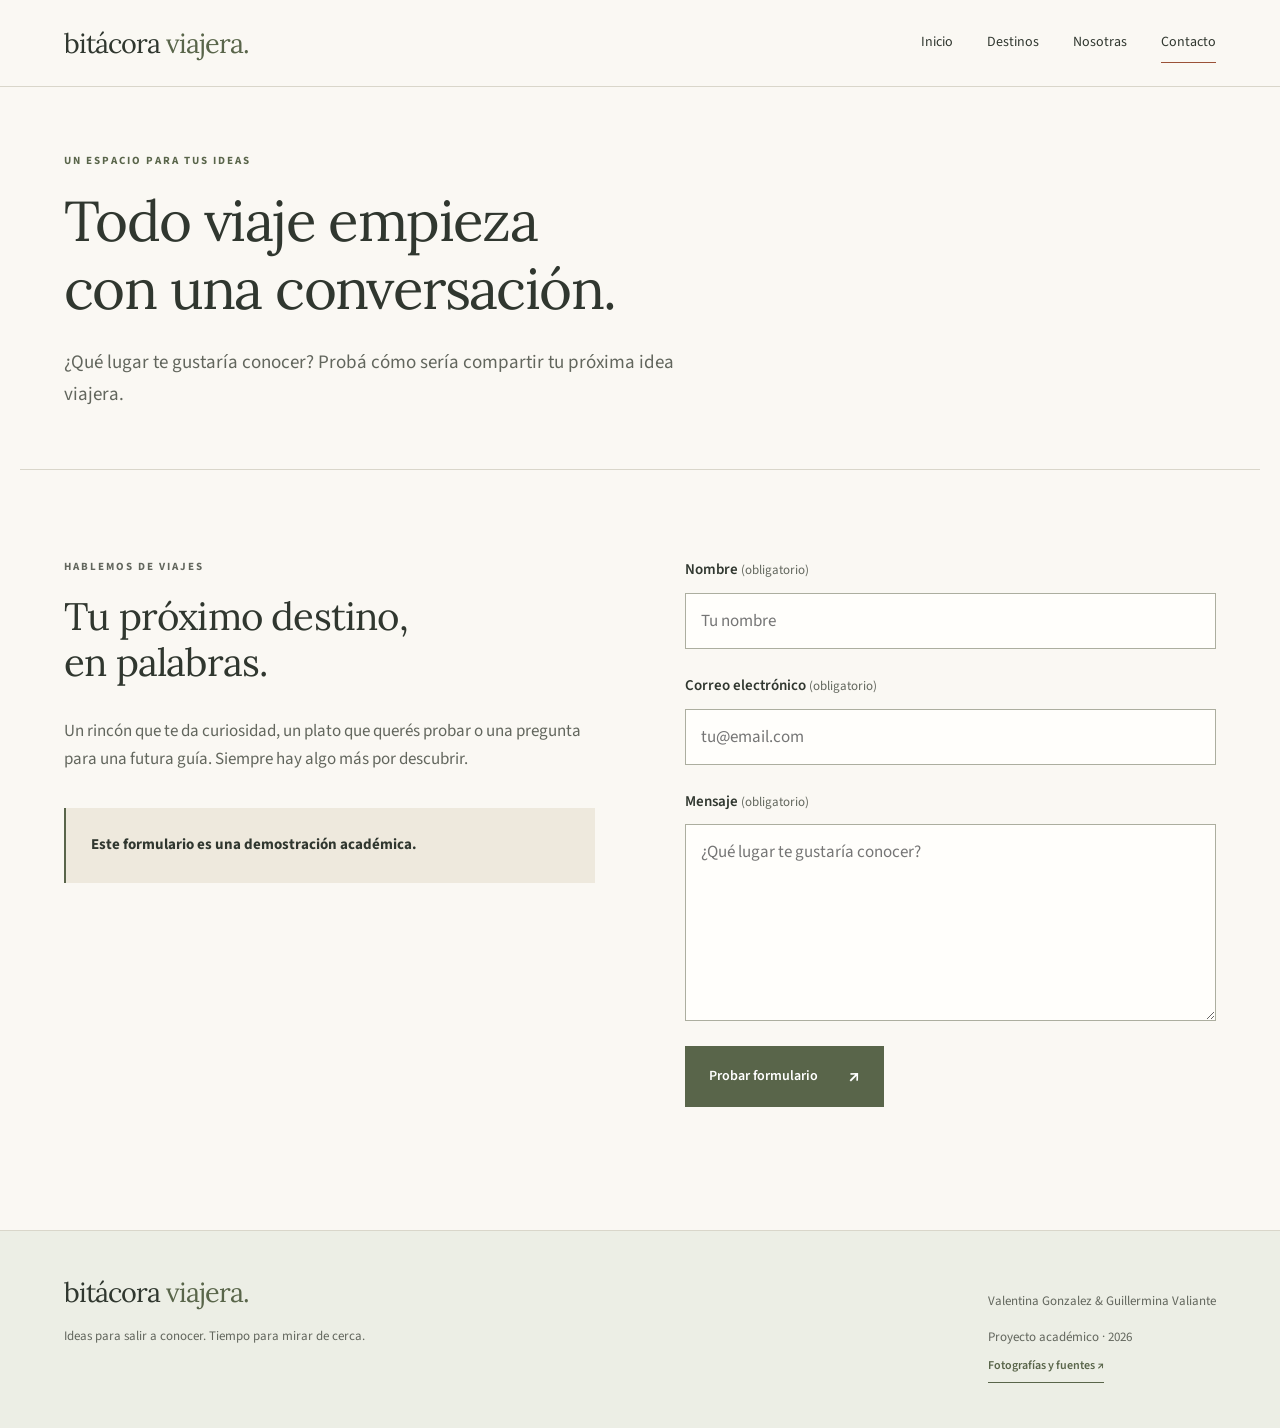
<file: contacto.html>
<!DOCTYPE html>
<html lang="es-AR">
  <head>
    <meta charset="UTF-8">
    <meta name="viewport" content="width=device-width, initial-scale=1.0">
    <meta name="description" content="Formulario de demostración académica de Bitácora Viajera. No envía ni almacena datos.">
    <title>Contacto | Bitácora Viajera</title>
    <link rel="stylesheet" href="css/estilos.css">
    <script src="js/funciones.js" defer></script>
    <noscript><style>.more-content[hidden]{display:block!important}.more-btn{display:none}</style></noscript>
  </head>
  <body>
    <a class="skip-link" href="#contenido">Saltar al contenido</a>
    <header class="site-header">
      <div class="header-inner">
        <a href="index.html" class="brand" aria-label="Bitácora Viajera, inicio">bitácora <span>viajera.</span></a>
        <button type="button" class="menu-toggle" aria-label="Abrir menú" aria-expanded="false" aria-controls="menu">Menú <span aria-hidden="true">☰</span></button>
        <nav id="menu" class="nav" aria-label="Navegación principal">
          <a href="index.html">Inicio</a>
          <a href="index.html#destinos">Destinos</a>
          <a href="acerca.html">Nosotras</a>
          <a href="contacto.html" aria-current="page">Contacto</a>
        </nav>
      </div>
    </header>
    <main id="contenido">
      <section class="page-intro wrap">
        <p class="eyebrow">Un espacio para tus ideas</p>
        <h1>Todo viaje empieza<br>con una conversación.</h1>
        <p class="lead">¿Qué lugar te gustaría conocer? Probá cómo sería compartir tu próxima idea viajera.</p>
      </section>
      <section class="section wrap contact-grid">
        <div>
          <p class="eyebrow">Hablemos de viajes</p>
          <h2>Tu próximo destino,<br>en palabras.</h2>
          <p>Un rincón que te da curiosidad, un plato que querés probar o una pregunta para una futura guía. Siempre hay algo más por descubrir.</p>
          <aside class="contact-note" id="demo-note">
            <strong>Este formulario es una demostración académica.</strong>
            
          </aside>
        </div>
        <form id="contact-form" class="contact-form" aria-describedby="demo-note">
          <fieldset disabled>
            <label for="nombre">Nombre <span>(obligatorio)</span></label>
            <input type="text" id="nombre" name="nombre" placeholder="Tu nombre" autocomplete="name" minlength="2" maxlength="80" required>
            <label for="correo">Correo electrónico <span>(obligatorio)</span></label>
            <input type="email" id="correo" name="correo" placeholder="tu@email.com" autocomplete="email" maxlength="150" required>
            <label for="mensaje">Mensaje <span>(obligatorio)</span></label>
            <textarea id="mensaje" name="mensaje" rows="6" placeholder="¿Qué lugar te gustaría conocer?" minlength="10" maxlength="1000" required></textarea>
            <button type="submit" class="btn">Probar formulario <span aria-hidden="true">↗</span></button>
          </fieldset>
          <noscript><p>Activá JavaScript para probar la confirmación. El formulario permanece deshabilitado y no envía información.</p></noscript>
          <p id="form-status" role="status" aria-live="polite" aria-atomic="true"></p>
        </form>
      </section>
    </main>
    <footer class="footer">
      <div class="wrap footer-grid">
        <div>
          <a href="index.html" class="brand">bitácora <span>viajera.</span></a>
          <p>Ideas para salir a conocer. Tiempo para mirar de cerca.</p>
        </div>
        <div>
          <p>Valentina Gonzalez &amp; Guillermina Valiante</p>
          <p>Proyecto académico · 2026</p>
          <a class="text-link" href="creditos.html">Fotografías y fuentes ↗</a>
        </div>
      </div>
    </footer>
  </body>
</html>
</file>
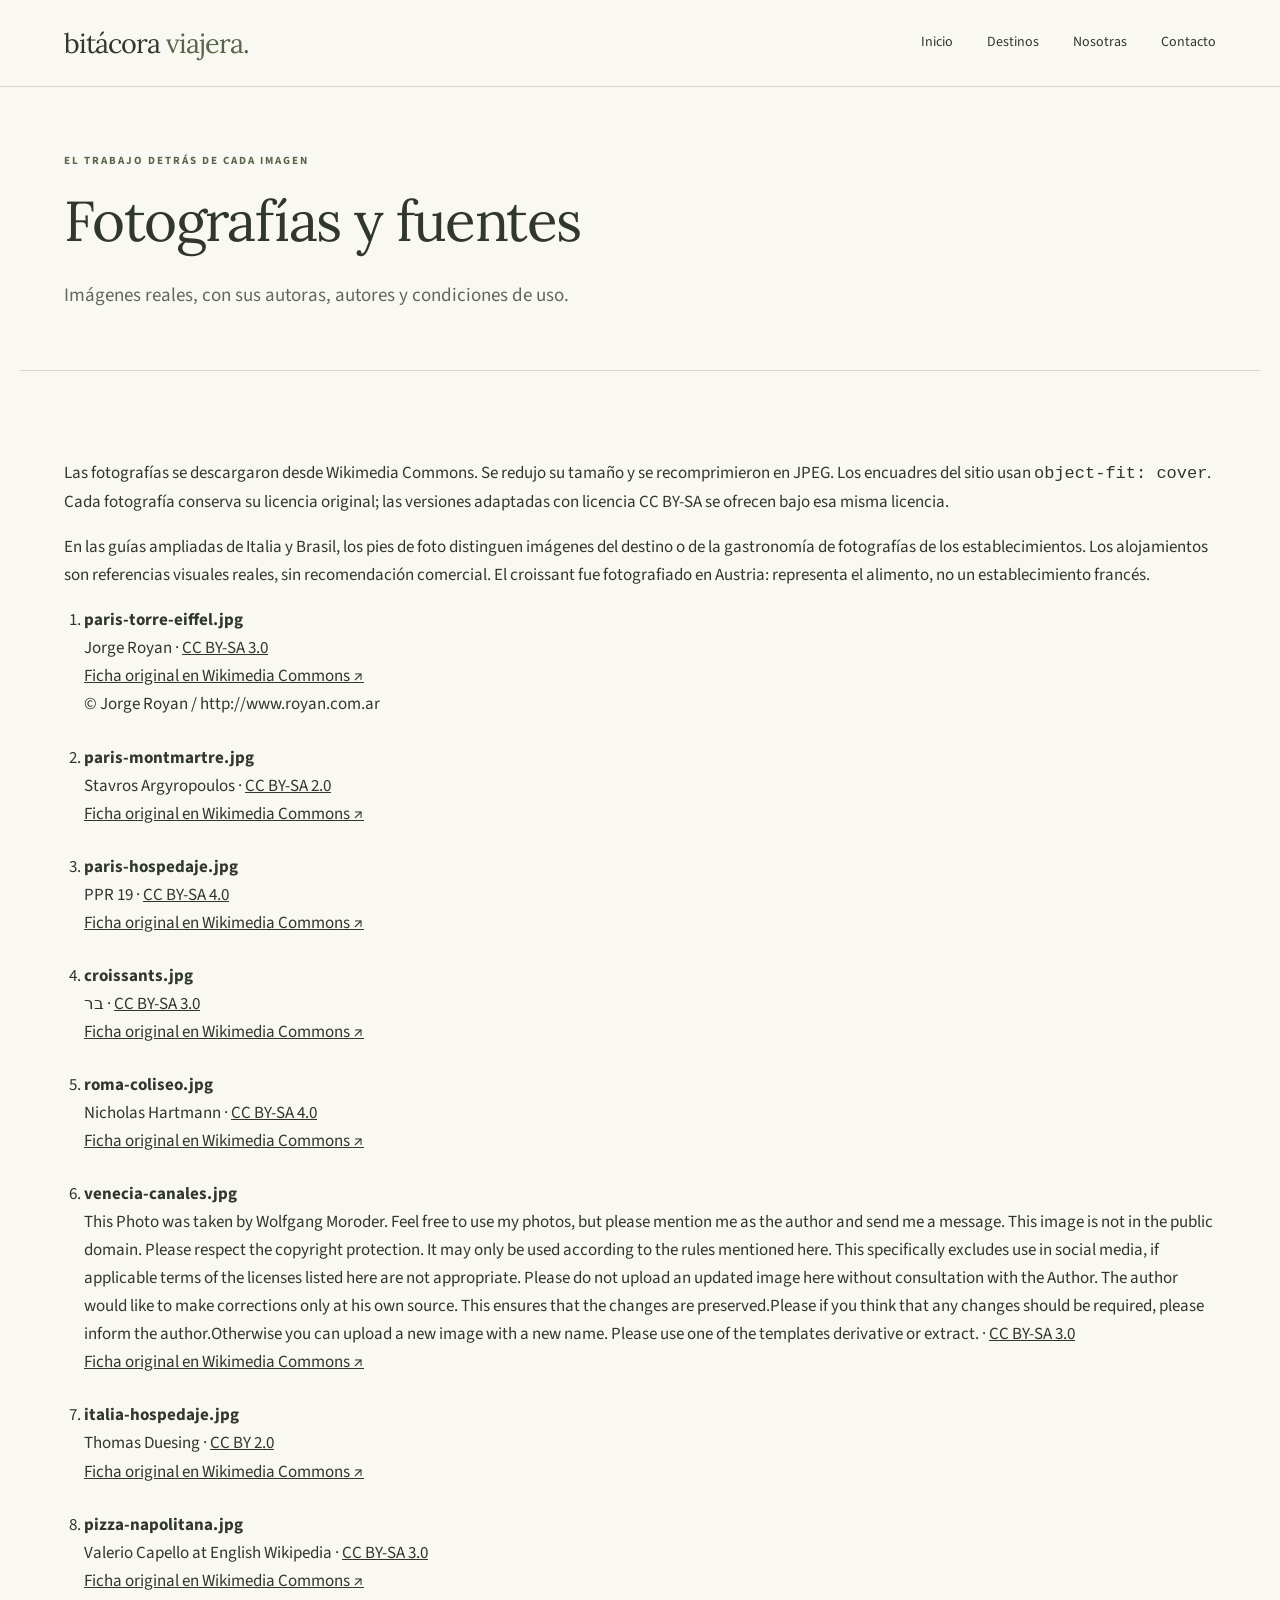
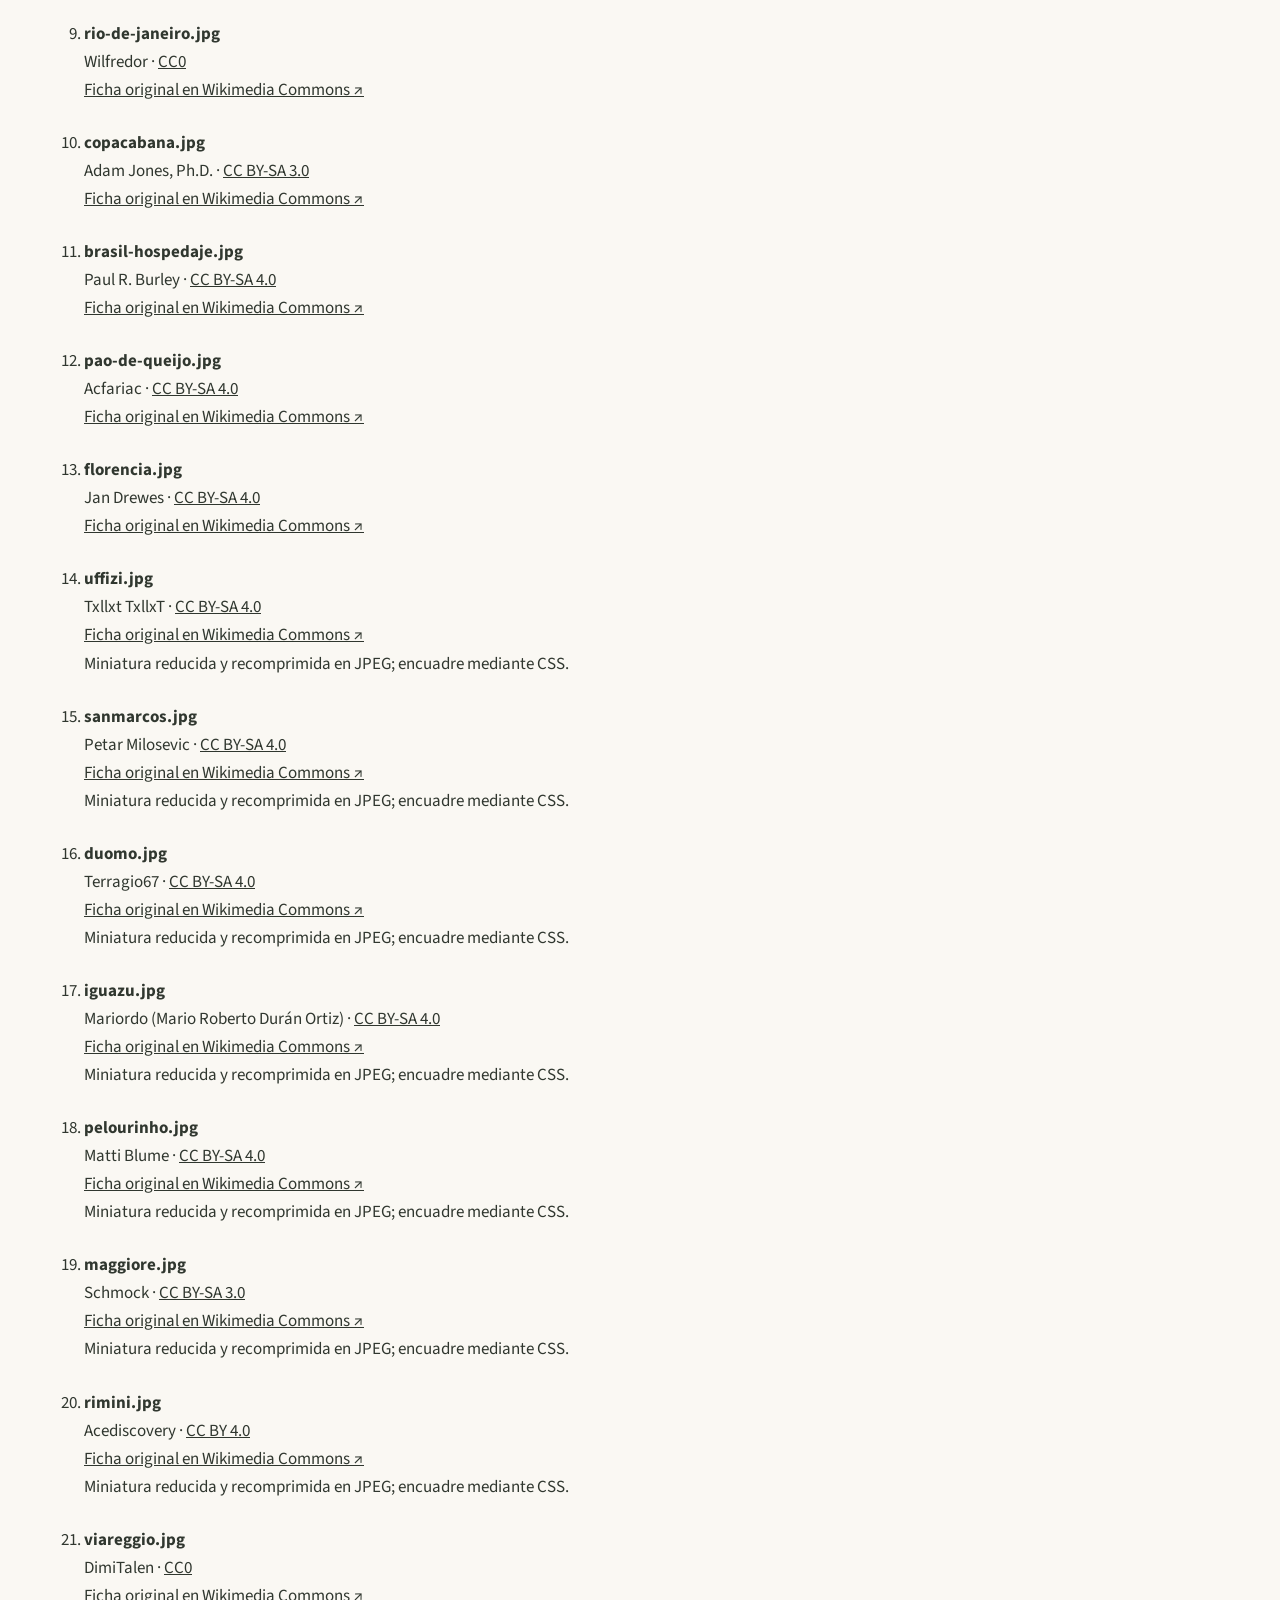
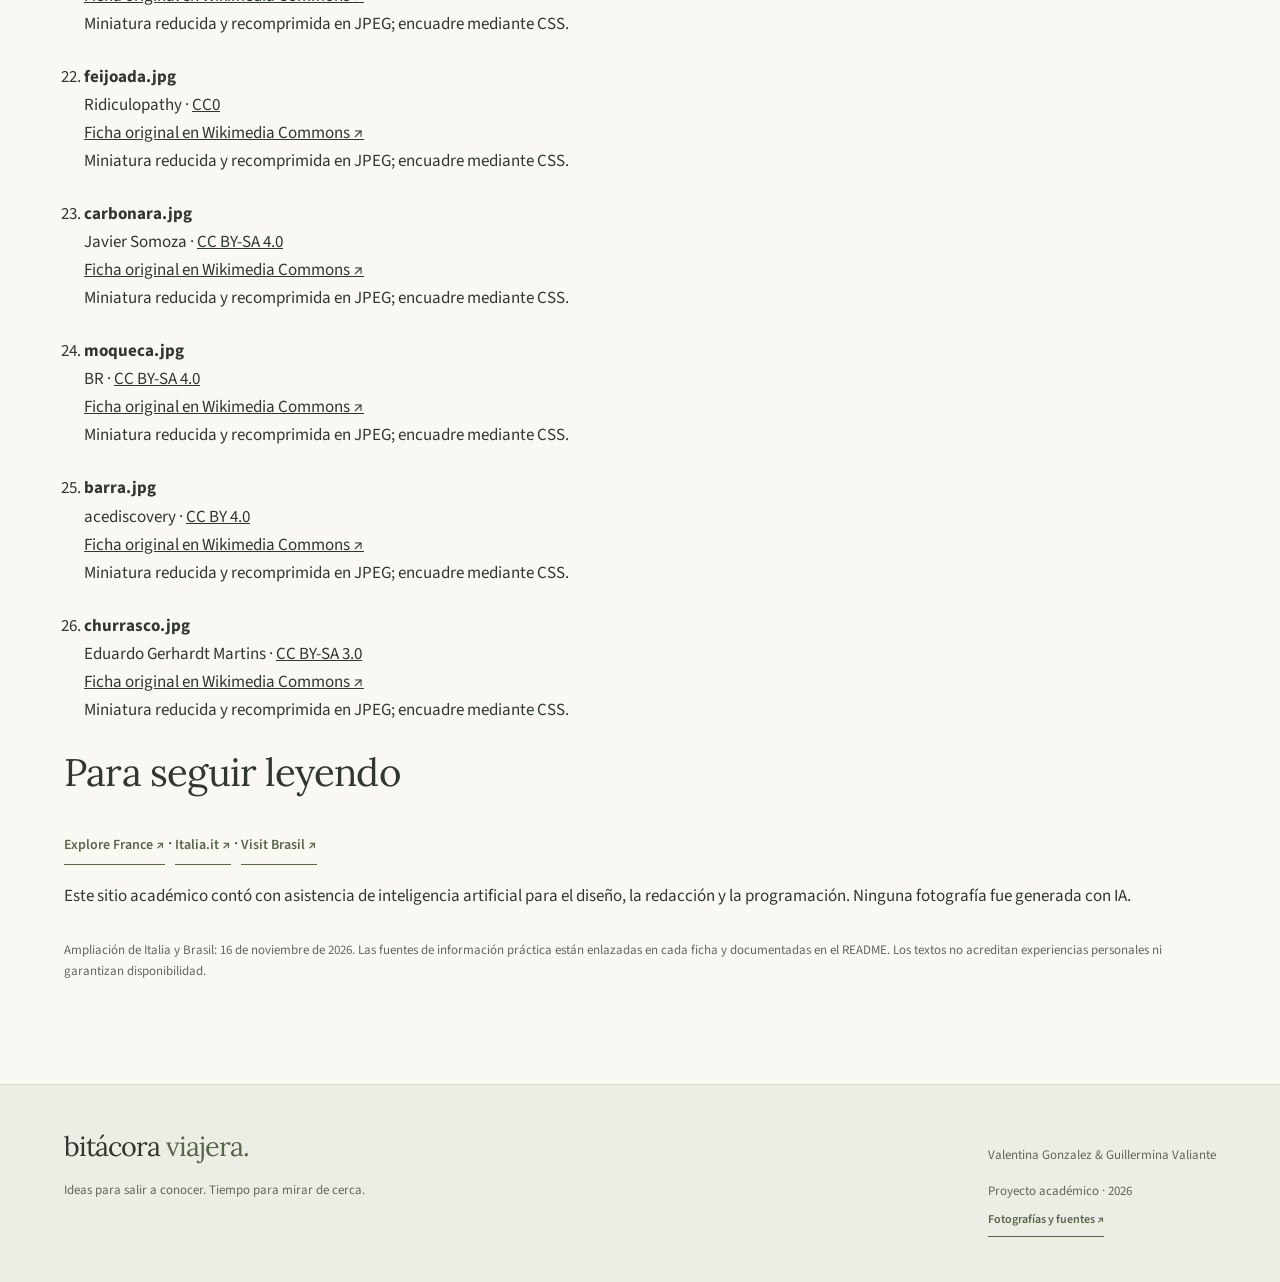
<file: creditos.html>
<!DOCTYPE html>
<html lang="es-AR">
  <head>
    <meta charset="UTF-8">
    <meta name="viewport" content="width=device-width, initial-scale=1.0">
    <meta name="description" content="Autoría, fuentes y licencias de las fotografías utilizadas en Bitácora Viajera.">
    <title>Fotografías y fuentes | Bitácora Viajera</title>
    <link rel="stylesheet" href="css/estilos.css">
    <script src="js/funciones.js" defer></script>
    <noscript><style>.more-content[hidden]{display:block!important}.more-btn{display:none}</style></noscript>
  </head>
  <body>
    <a class="skip-link" href="#contenido">Saltar al contenido</a>
    <header class="site-header">
      <div class="header-inner">
        <a href="index.html" class="brand" aria-label="Bitácora Viajera, inicio">bitácora <span>viajera.</span></a>
        <button type="button" class="menu-toggle" aria-label="Abrir menú" aria-expanded="false" aria-controls="menu">Menú <span aria-hidden="true">☰</span></button>
        <nav id="menu" class="nav" aria-label="Navegación principal">
          <a href="index.html">Inicio</a>
          <a href="index.html#destinos">Destinos</a>
          <a href="acerca.html">Nosotras</a>
          <a href="contacto.html">Contacto</a>
        </nav>
      </div>
    </header>
    <main id="contenido">
      <section class="page-intro wrap">
        <p class="eyebrow">El trabajo detrás de cada imagen</p>
        <h1>Fotografías y fuentes</h1>
        <p class="lead">Imágenes reales, con sus autoras, autores y condiciones de uso.</p>
      </section>
      <section class="section wrap">
        <p>Las fotografías se descargaron desde Wikimedia Commons. Se redujo su tamaño y se recomprimieron en JPEG. Los encuadres del sitio usan <code>object-fit: cover</code>. Cada fotografía conserva su licencia original; las versiones adaptadas con licencia CC BY-SA se ofrecen bajo esa misma licencia.</p>
        <p>En las guías ampliadas de Italia y Brasil, los pies de foto distinguen imágenes del destino o de la gastronomía de fotografías de los establecimientos. Los alojamientos son referencias visuales reales, sin recomendación comercial. El croissant fue fotografiado en Austria: representa el alimento, no un establecimiento francés.</p>
        <ol class="credits-list">
          <li>
            <strong>paris-torre-eiffel.jpg</strong>
            <br>
            Jorge Royan ·
            <a href="https://creativecommons.org/licenses/by-sa/3.0">CC BY-SA 3.0</a>
            <br>
            <a href="https://commons.wikimedia.org/wiki/File:Paris_-_The_Eiffel_Tower_in_spring_-_2307.jpg">Ficha original en Wikimedia Commons ↗</a>
            <br>
            © Jorge Royan / http://www.royan.com.ar
          </li>
          <li>
            <strong>paris-montmartre.jpg</strong>
            <br>
            Stavros Argyropoulos ·
            <a href="https://creativecommons.org/licenses/by-sa/2.0">CC BY-SA 2.0</a>
            <br>
            <a href="https://commons.wikimedia.org/wiki/File:Montmartre,_Paris_-_2023.jpg">Ficha original en Wikimedia Commons ↗</a>
          </li>
          <li>
            <strong>paris-hospedaje.jpg</strong>
            <br>
            PPR 19 ·
            <a href="https://creativecommons.org/licenses/by-sa/4.0">CC BY-SA 4.0</a>
            <br>
            <a href="https://commons.wikimedia.org/wiki/File:Premier_room,_The_Peninsula_Paris,_4_June_2014.jpg">Ficha original en Wikimedia Commons ↗</a>
          </li>
          <li>
            <strong>croissants.jpg</strong>
            <br>
            בר ·
            <a href="https://creativecommons.org/licenses/by-sa/3.0">CC BY-SA 3.0</a>
            <br>
            <a href="https://commons.wikimedia.org/wiki/File:Croissant_In_Austria.jpg">Ficha original en Wikimedia Commons ↗</a>
          </li>
          <li>
            <strong>roma-coliseo.jpg</strong>
            <br>
            Nicholas Hartmann ·
            <a href="https://creativecommons.org/licenses/by-sa/4.0">CC BY-SA 4.0</a>
            <br>
            <a href="https://commons.wikimedia.org/wiki/File:Rome_Colosseum_exterior_panorama.jpg">Ficha original en Wikimedia Commons ↗</a>
          </li>
          <li>
            <strong>venecia-canales.jpg</strong>
            <br>
            This Photo was taken by Wolfgang Moroder. Feel free to use my photos, but please mention me as the author and send me a message. This image is not in the public domain. Please respect the copyright protection. It may only be used according to the rules mentioned here. This specifically excludes use in social media, if applicable terms of the licenses listed here are not appropriate. Please do not upload an updated image here without consultation with the Author. The author would like to make corrections only at his own source. This ensures that the changes are preserved.Please if you think that any changes should be required, please inform the author.Otherwise you can upload a new image with a new name. Please use one of the templates derivative or extract. ·
            <a href="https://creativecommons.org/licenses/by-sa/3.0">CC BY-SA 3.0</a>
            <br>
            <a href="https://commons.wikimedia.org/wiki/File:Canal_Grande_Chiesa_della_Salute_e_Dogana_dal_ponte_dell_Accademia.jpg">Ficha original en Wikimedia Commons ↗</a>
          </li>
          <li>
            <strong>italia-hospedaje.jpg</strong>
            <br>
            Thomas Duesing ·
            <a href="https://creativecommons.org/licenses/by/2.0">CC BY 2.0</a>
            <br>
            <a href="https://commons.wikimedia.org/wiki/File:Siena_-_hotel_room_-_2012-5.jpg">Ficha original en Wikimedia Commons ↗</a>
          </li>
          <li>
            <strong>pizza-napolitana.jpg</strong>
            <br>
            Valerio Capello at English Wikipedia ·
            <a href="http://creativecommons.org/licenses/by-sa/3.0/">CC BY-SA 3.0</a>
            <br>
            <a href="https://commons.wikimedia.org/wiki/File:Eq_it-na_pizza-margherita_sep2005_sml.jpg">Ficha original en Wikimedia Commons ↗</a>
          </li>
          <li>
            <strong>rio-de-janeiro.jpg</strong>
            <br>
            Wilfredor ·
            <a href="http://creativecommons.org/publicdomain/zero/1.0/deed.en">CC0</a>
            <br>
            <a href="https://commons.wikimedia.org/wiki/File:Ipanema_and_Leblon_as_seen_from_Morro_Dois_Irm%C3%A3os,_with_Lagoa_and_Cantagalo_in_the_background,_Rio_de_Janeiro,_Brazil.jpg">Ficha original en Wikimedia Commons ↗</a>
          </li>
          <li>
            <strong>copacabana.jpg</strong>
            <br>
            Adam Jones, Ph.D. ·
            <a href="https://creativecommons.org/licenses/by-sa/3.0">CC BY-SA 3.0</a>
            <br>
            <a href="https://commons.wikimedia.org/wiki/File:Panorama_of_Copacabana_Beach_-_Rio_de_Janeiro_-_Brazil.jpg">Ficha original en Wikimedia Commons ↗</a>
          </li>
          <li>
            <strong>brasil-hospedaje.jpg</strong>
            <br>
            Paul R. Burley ·
            <a href="https://creativecommons.org/licenses/by-sa/4.0">CC BY-SA 4.0</a>
            <br>
            <a href="https://commons.wikimedia.org/wiki/File:Hotel_da_Bahia-12808_02.jpg">Ficha original en Wikimedia Commons ↗</a>
          </li>
          <li>
            <strong>pao-de-queijo.jpg</strong>
            <br>
            Acfariac ·
            <a href="https://creativecommons.org/licenses/by-sa/4.0">CC BY-SA 4.0</a>
            <br>
            <a href="https://commons.wikimedia.org/wiki/File:Pao_de_queijo_brasil.jpg">Ficha original en Wikimedia Commons ↗</a>
          </li>
          <li>
            <strong>florencia.jpg</strong>
            <br>
            Jan Drewes ·
            <a href="https://creativecommons.org/licenses/by-sa/4.0">CC BY-SA 4.0</a>
            <br>
            <a href="https://commons.wikimedia.org/wiki/File:Panorama_of_the_Ponte_Vecchio_in_Florence,_Italy.jpg">Ficha original en Wikimedia Commons ↗</a>
          </li>
          <li>
            <strong>uffizi.jpg</strong><br>
            Txllxt TxllxT · <a href="https://creativecommons.org/licenses/by-sa/4.0">CC BY-SA 4.0</a><br>
            <a href="https://commons.wikimedia.org/wiki/File:Firenze_-_Florence_-_Portico_degli_Uffizi_-_Uffizi_Courtyard_-_View_West_towards_Ponte_Vecchio.jpg">Ficha original en Wikimedia Commons ↗</a><br>
            Miniatura reducida y recomprimida en JPEG; encuadre mediante CSS.
          </li>
          <li>
            <strong>sanmarcos.jpg</strong><br>
            Petar Milosevic · <a href="https://creativecommons.org/licenses/by-sa/4.0">CC BY-SA 4.0</a><br>
            <a href="https://commons.wikimedia.org/wiki/File:San_Marco_cathedral_in_Venice.JPG">Ficha original en Wikimedia Commons ↗</a><br>
            Miniatura reducida y recomprimida en JPEG; encuadre mediante CSS.
          </li>
          <li>
            <strong>duomo.jpg</strong><br>
            Terragio67 · <a href="https://creativecommons.org/licenses/by-sa/4.0">CC BY-SA 4.0</a><br>
            <a href="https://commons.wikimedia.org/wiki/File:Duomo_(Milano)_2022.jpg">Ficha original en Wikimedia Commons ↗</a><br>
            Miniatura reducida y recomprimida en JPEG; encuadre mediante CSS.
          </li>
          <li>
            <strong>iguazu.jpg</strong><br>
            Mariordo (Mario Roberto Durán Ortiz) · <a href="https://creativecommons.org/licenses/by-sa/4.0">CC BY-SA 4.0</a><br>
            <a href="https://commons.wikimedia.org/wiki/File:Iguazu_Falls_Panorama_2009.jpg">Ficha original en Wikimedia Commons ↗</a><br>
            Miniatura reducida y recomprimida en JPEG; encuadre mediante CSS.
          </li>
          <li>
            <strong>pelourinho.jpg</strong><br>
            Matti Blume · <a href="https://creativecommons.org/licenses/by-sa/4.0">CC BY-SA 4.0</a><br>
            <a href="https://commons.wikimedia.org/wiki/File:Largo_do_Pelourinho,_Salvador_20150719-DSC05452.JPG">Ficha original en Wikimedia Commons ↗</a><br>
            Miniatura reducida y recomprimida en JPEG; encuadre mediante CSS.
          </li>
          <li>
            <strong>maggiore.jpg</strong><br>
            Schmock · <a href="https://creativecommons.org/licenses/by-sa/3.0">CC BY-SA 3.0</a><br>
            <a href="https://commons.wikimedia.org/wiki/File:Pino_sulla_Sponda_del_Lago_Maggiore.JPG">Ficha original en Wikimedia Commons ↗</a><br>
            Miniatura reducida y recomprimida en JPEG; encuadre mediante CSS.
          </li>
          <li>
            <strong>rimini.jpg</strong><br>
            Acediscovery · <a href="https://creativecommons.org/licenses/by/4.0">CC BY 4.0</a><br>
            <a href="https://commons.wikimedia.org/wiki/File:Rimini-Beach.jpg">Ficha original en Wikimedia Commons ↗</a><br>
            Miniatura reducida y recomprimida en JPEG; encuadre mediante CSS.
          </li>
          <li>
            <strong>viareggio.jpg</strong><br>
            DimiTalen · <a href="http://creativecommons.org/publicdomain/zero/1.0/deed.en">CC0</a><br>
            <a href="https://commons.wikimedia.org/wiki/File:Path_through_the_dunes_to_Lecciona_beach,_Viareggio,_2010.jpg">Ficha original en Wikimedia Commons ↗</a><br>
            Miniatura reducida y recomprimida en JPEG; encuadre mediante CSS.
          </li>
          <li>
            <strong>feijoada.jpg</strong><br>
            Ridiculopathy · <a href="http://creativecommons.org/publicdomain/zero/1.0/deed.en">CC0</a><br>
            <a href="https://commons.wikimedia.org/wiki/File:Feijoada_(Brazilian_dish),_S%C3%A3o_Lu%C3%ADs,_Maranh%C3%A3o.jpg">Ficha original en Wikimedia Commons ↗</a><br>
            Miniatura reducida y recomprimida en JPEG; encuadre mediante CSS.
          </li>
          <li>
            <strong>carbonara.jpg</strong><br>
            Javier Somoza · <a href="https://creativecommons.org/licenses/by-sa/4.0">CC BY-SA 4.0</a><br>
            <a href="https://commons.wikimedia.org/wiki/File:Espaguetis_carbonara.jpg">Ficha original en Wikimedia Commons ↗</a><br>
            Miniatura reducida y recomprimida en JPEG; encuadre mediante CSS.
          </li>
          <li>
            <strong>moqueca.jpg</strong><br>
            BR · <a href="https://creativecommons.org/licenses/by-sa/4.0">CC BY-SA 4.0</a><br>
            <a href="https://commons.wikimedia.org/wiki/File:Moqueca.jpg">Ficha original en Wikimedia Commons ↗</a><br>
            Miniatura reducida y recomprimida en JPEG; encuadre mediante CSS.
          </li>
          <li>
            <strong>barra.jpg</strong><br>
            acediscovery · <a href="https://creativecommons.org/licenses/by/4.0">CC BY 4.0</a><br>
            <a href="https://commons.wikimedia.org/wiki/File:Salvador-Brazil-Farol-da-Barra-sunset.jpg">Ficha original en Wikimedia Commons ↗</a><br>
            Miniatura reducida y recomprimida en JPEG; encuadre mediante CSS.
          </li>
          <li>
            <strong>churrasco.jpg</strong><br>
            Eduardo Gerhardt Martins · <a href="https://creativecommons.org/licenses/by-sa/3.0">CC BY-SA 3.0</a><br>
            <a href="https://commons.wikimedia.org/wiki/File:Churrasco_Campeiro.jpg">Ficha original en Wikimedia Commons ↗</a><br>
            Miniatura reducida y recomprimida en JPEG; encuadre mediante CSS.
          </li>
        </ol>
        <h2>Para seguir leyendo</h2>
        <p><a class="text-link" href="https://www.france.fr/es/">Explore France ↗</a> · <a class="text-link" href="https://www.italia.it/es">Italia.it ↗</a> · <a class="text-link" href="https://visitbrasil.com/">Visit Brasil ↗</a></p>
        <p>Este sitio académico contó con asistencia de inteligencia artificial para el diseño, la redacción y la programación. Ninguna fotografía fue generada con IA.</p>
        <p class="source-note">Ampliación de Italia y Brasil: 16 de noviembre de 2026. Las fuentes de información práctica están enlazadas en cada ficha y documentadas en el README. Los textos no acreditan experiencias personales ni garantizan disponibilidad.</p>
      </section>
    </main>
    <footer class="footer">
      <div class="wrap footer-grid">
        <div>
          <a href="index.html" class="brand">bitácora <span>viajera.</span></a>
          <p>Ideas para salir a conocer. Tiempo para mirar de cerca.</p>
        </div>
        <div>
          <p>Valentina Gonzalez &amp; Guillermina Valiante</p>
          <p>Proyecto académico · 2026</p>
          <a class="text-link" href="creditos.html">Fotografías y fuentes ↗</a>
        </div>
      </div>
    </footer>
  </body>
</html>
</file>
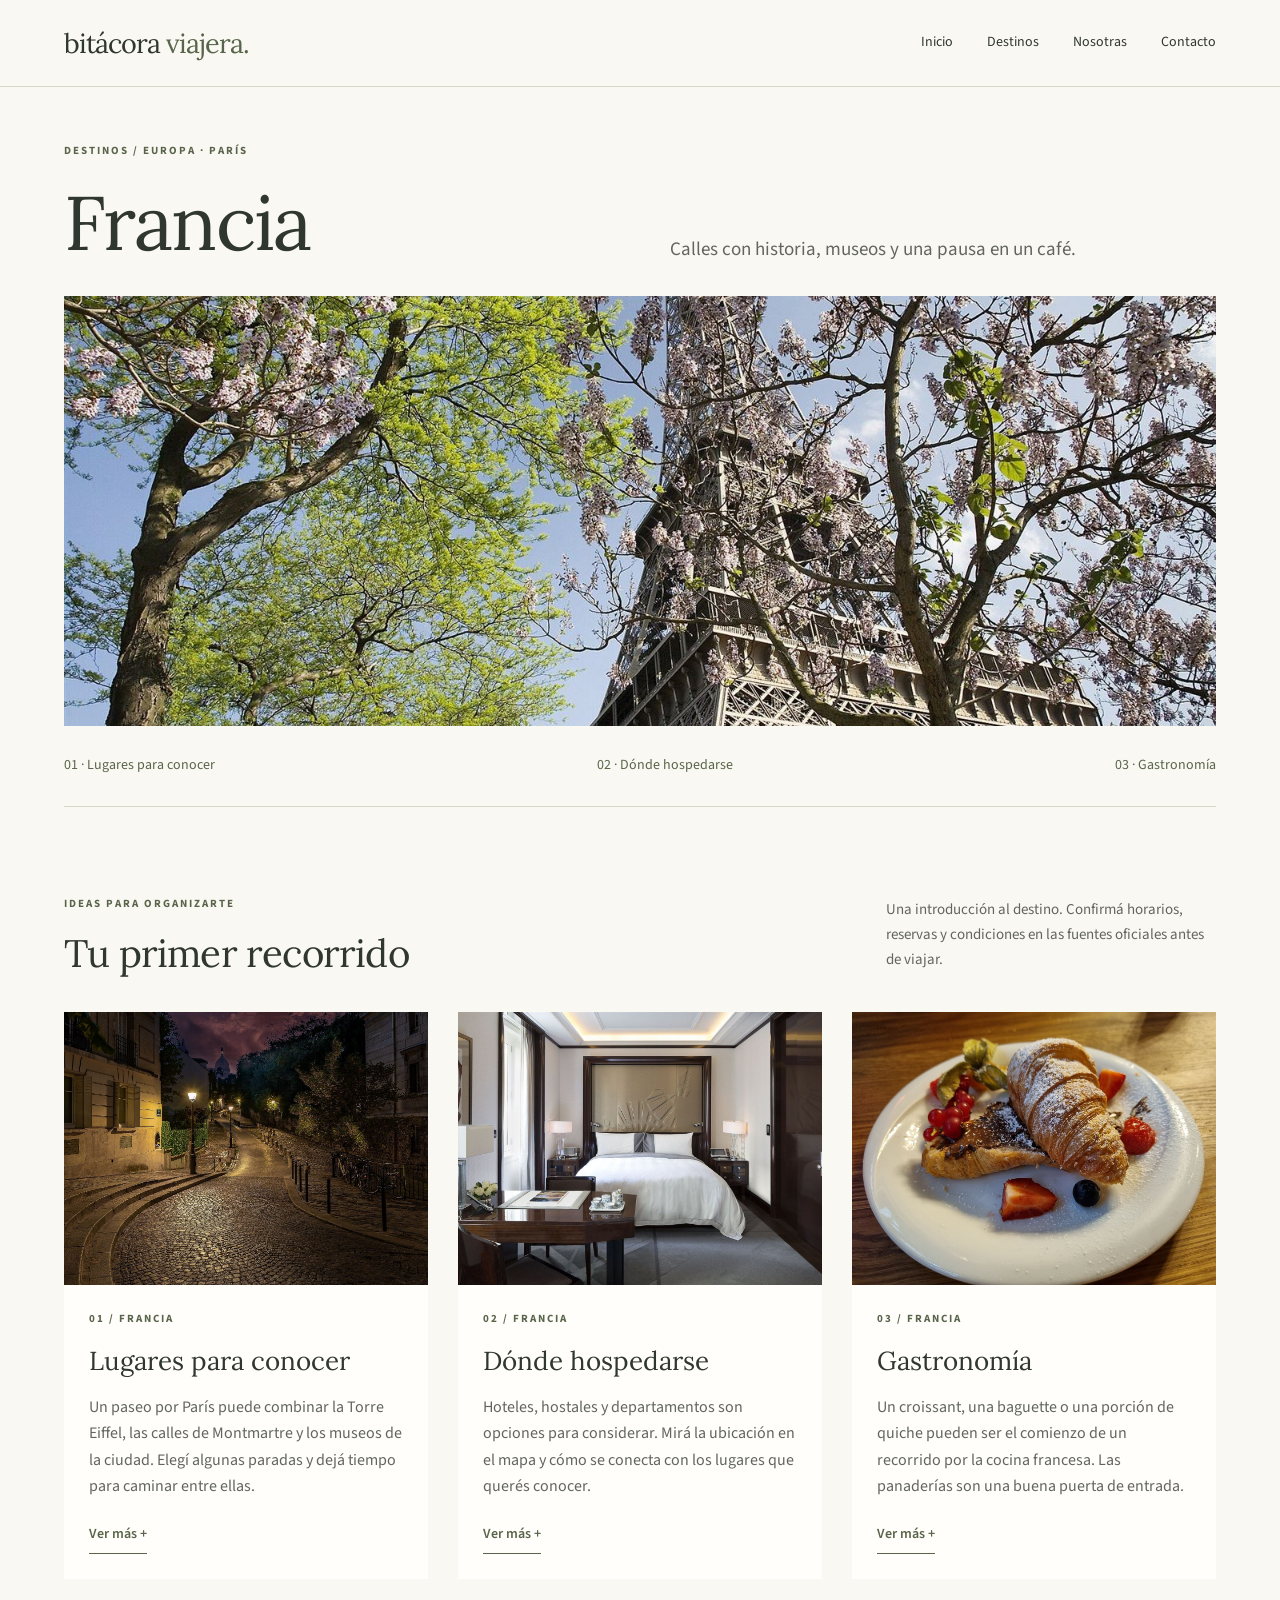
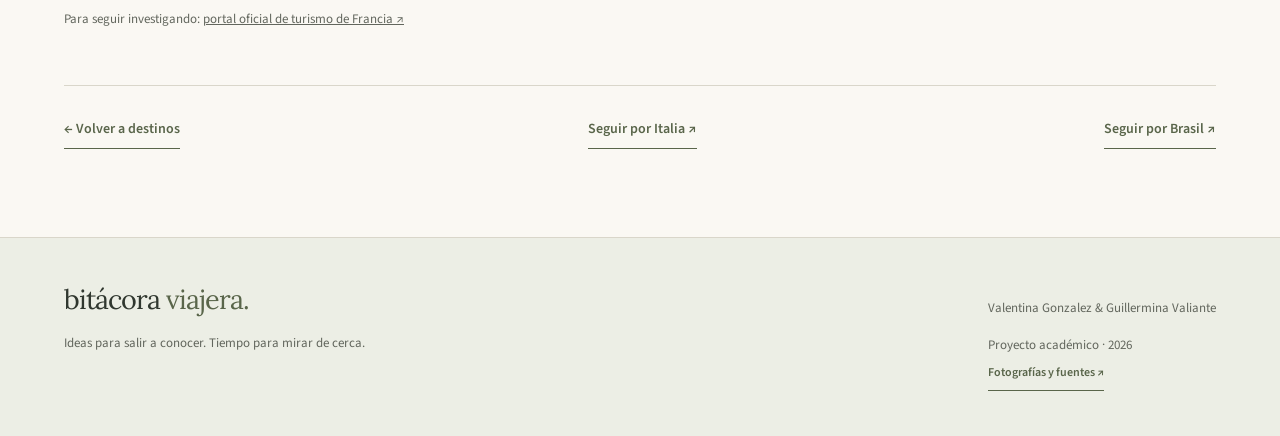
<file: francia.html>
<!DOCTYPE html>
<html lang="es-AR">
  <head>
    <meta charset="UTF-8">
    <meta name="viewport" content="width=device-width, initial-scale=1.0">
    <meta name="description" content="Guía de Francia: lugares para conocer, dónde hospedarse y gastronomía.">
    <title>Francia | Bitácora Viajera</title>
    <link rel="stylesheet" href="css/estilos.css">
    <script src="js/funciones.js" defer></script>
    <noscript><style>.more-content[hidden]{display:block!important}.more-btn{display:none}</style></noscript>
  </head>
  <body>
    <a class="skip-link" href="#contenido">Saltar al contenido</a>
    <header class="site-header">
      <div class="header-inner">
        <a href="index.html" class="brand" aria-label="Bitácora Viajera, inicio">bitácora <span>viajera.</span></a>
        <button type="button" class="menu-toggle" aria-label="Abrir menú" aria-expanded="false" aria-controls="menu">Menú <span aria-hidden="true">☰</span></button>
        <nav id="menu" class="nav" aria-label="Navegación principal">
          <a href="index.html">Inicio</a>
          <a href="index.html#destinos">Destinos</a>
          <a href="acerca.html">Nosotras</a>
          <a href="contacto.html">Contacto</a>
        </nav>
      </div>
    </header>
    <main id="contenido">
      <section class="destination-hero wrap">
        <div class="destination-title">
          <p class="eyebrow">Destinos / Europa · París</p>
          <h1>Francia</h1>
          <p class="lead">Calles con historia, museos y una pausa en un café.</p>
        </div>
        <img src="img/paris-torre-eiffel.jpg" alt="La Torre Eiffel entre árboles en flor, París" width="1440" height="960" fetchpriority="high" decoding="async" >
      </section>
      <div class="wrap">
        <nav class="topic-nav" aria-label="Secciones de la guía">
          <a href="#lugares">01 · Lugares para conocer</a>
          <a href="#hospedaje">02 · Dónde hospedarse</a>
          <a href="#gastronomia">03 · Gastronomía</a>
        </nav>
      </div>
      <section class="section wrap" id="guia">
        <div class="section-heading">
          <div>
            <p class="eyebrow">Ideas para organizarte</p>
            <h2>Tu primer recorrido</h2>
          </div>
          <p>Una introducción al destino. Confirmá horarios, reservas y condiciones en las fuentes oficiales antes de viajar.</p>
        </div>
        <div class="topic-grid">
          <article class="topic-card" id="lugares">
            <img src="img/paris-montmartre.jpg" alt="Una calle de Montmartre, París" width="1440" height="1449" loading="lazy" decoding="async" >
            <div class="topic-content">
              <p class="eyebrow">01 / Francia</p>
              <h3>Lugares para conocer</h3>
              <p>Un paseo por París puede combinar la Torre Eiffel, las calles de Montmartre y los museos de la ciudad. Elegí algunas paradas y dejá tiempo para caminar entre ellas.</p>
              <button type="button" class="text-link more-btn" aria-expanded="false" aria-controls="lugares-detalle">Ver más +</button>
              <div class="more-content" id="lugares-detalle" hidden>
                <p>Antes de organizar una visita, consultá el sitio oficial de cada monumento o museo. Revisá las condiciones de acceso y las distancias entre las paradas; así evitás armar un día demasiado ajustado.</p>
              </div>
            </div>
          </article>
          <article class="topic-card" id="hospedaje">
            <img src="img/paris-hospedaje.jpg" alt="Interior de una habitación de hotel en París" width="1440" height="960" loading="lazy" decoding="async" >
            <div class="topic-content">
              <p class="eyebrow">02 / Francia</p>
              <h3>Dónde hospedarse</h3>
              <p>Hoteles, hostales y departamentos son opciones para considerar. Mirá la ubicación en el mapa y cómo se conecta con los lugares que querés conocer.</p>
              <button type="button" class="text-link more-btn" aria-expanded="false" aria-controls="hospedaje-detalle">Ver más +</button>
              <div class="more-content" id="hospedaje-detalle" hidden>
                <p>Compará condiciones de cancelación, accesibilidad, horarios de ingreso e impuestos indicados en la reserva. La foto muestra un alojamiento real como referencia visual; no es una recomendación de ese establecimiento.</p>
              </div>
            </div>
          </article>
          <article class="topic-card" id="gastronomia">
            <img src="img/croissants.jpg" alt="Croissant servido con fruta y azúcar impalpable" width="1440" height="1080" loading="lazy" decoding="async" >
            <div class="topic-content">
              <p class="eyebrow">03 / Francia</p>
              <h3>Gastronomía</h3>
              <p>Un croissant, una baguette o una porción de quiche pueden ser el comienzo de un recorrido por la cocina francesa. Las panaderías son una buena puerta de entrada.</p>
              <button type="button" class="text-link more-btn" aria-expanded="false" aria-controls="gastronomia-detalle">Ver más +</button>
              <div class="more-content" id="gastronomia-detalle" hidden>
                <p>También hay crêpes, quesos y pastelería para descubrir. Preguntá por ingredientes y alérgenos si lo necesitás y buscá las especialidades de la región que visites.</p>
              </div>
            </div>
          </article>
        </div>
        <p class="source-note">Para seguir investigando: <a href="https://www.france.fr/es/">portal oficial de turismo de Francia ↗</a></p>
        <div class="back-row">
          <a class="text-link" href="index.html#destinos">← Volver a destinos</a>
          <a class="text-link" href="italia.html">Seguir por Italia ↗</a>
          <a class="text-link" href="brasil.html">Seguir por Brasil ↗</a>
        </div>
      </section>
    </main>
    <footer class="footer">
      <div class="wrap footer-grid">
        <div>
          <a href="index.html" class="brand">bitácora <span>viajera.</span></a>
          <p>Ideas para salir a conocer. Tiempo para mirar de cerca.</p>
        </div>
        <div>
          <p>Valentina Gonzalez &amp; Guillermina Valiante</p>
          <p>Proyecto académico · 2026</p>
          <a class="text-link" href="creditos.html">Fotografías y fuentes ↗</a>
        </div>
      </div>
    </footer>
  </body>
</html>
</file>
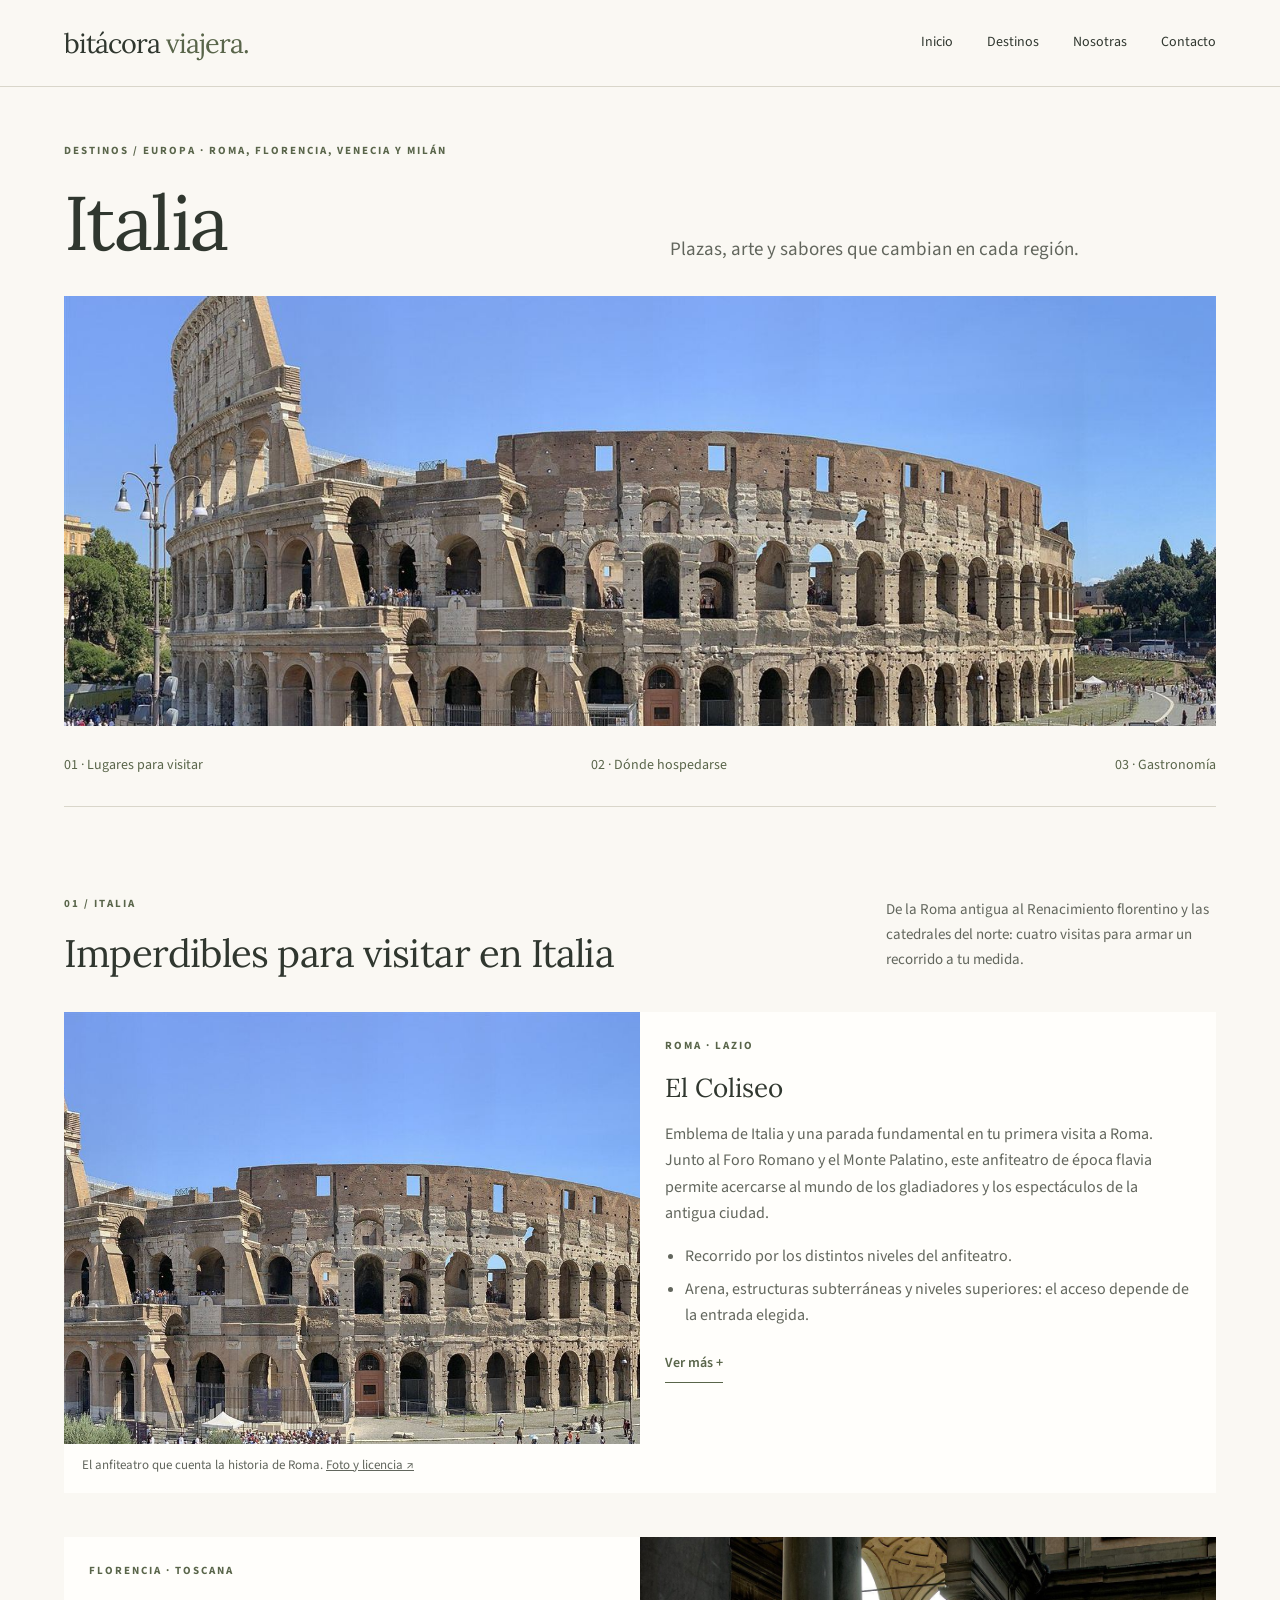
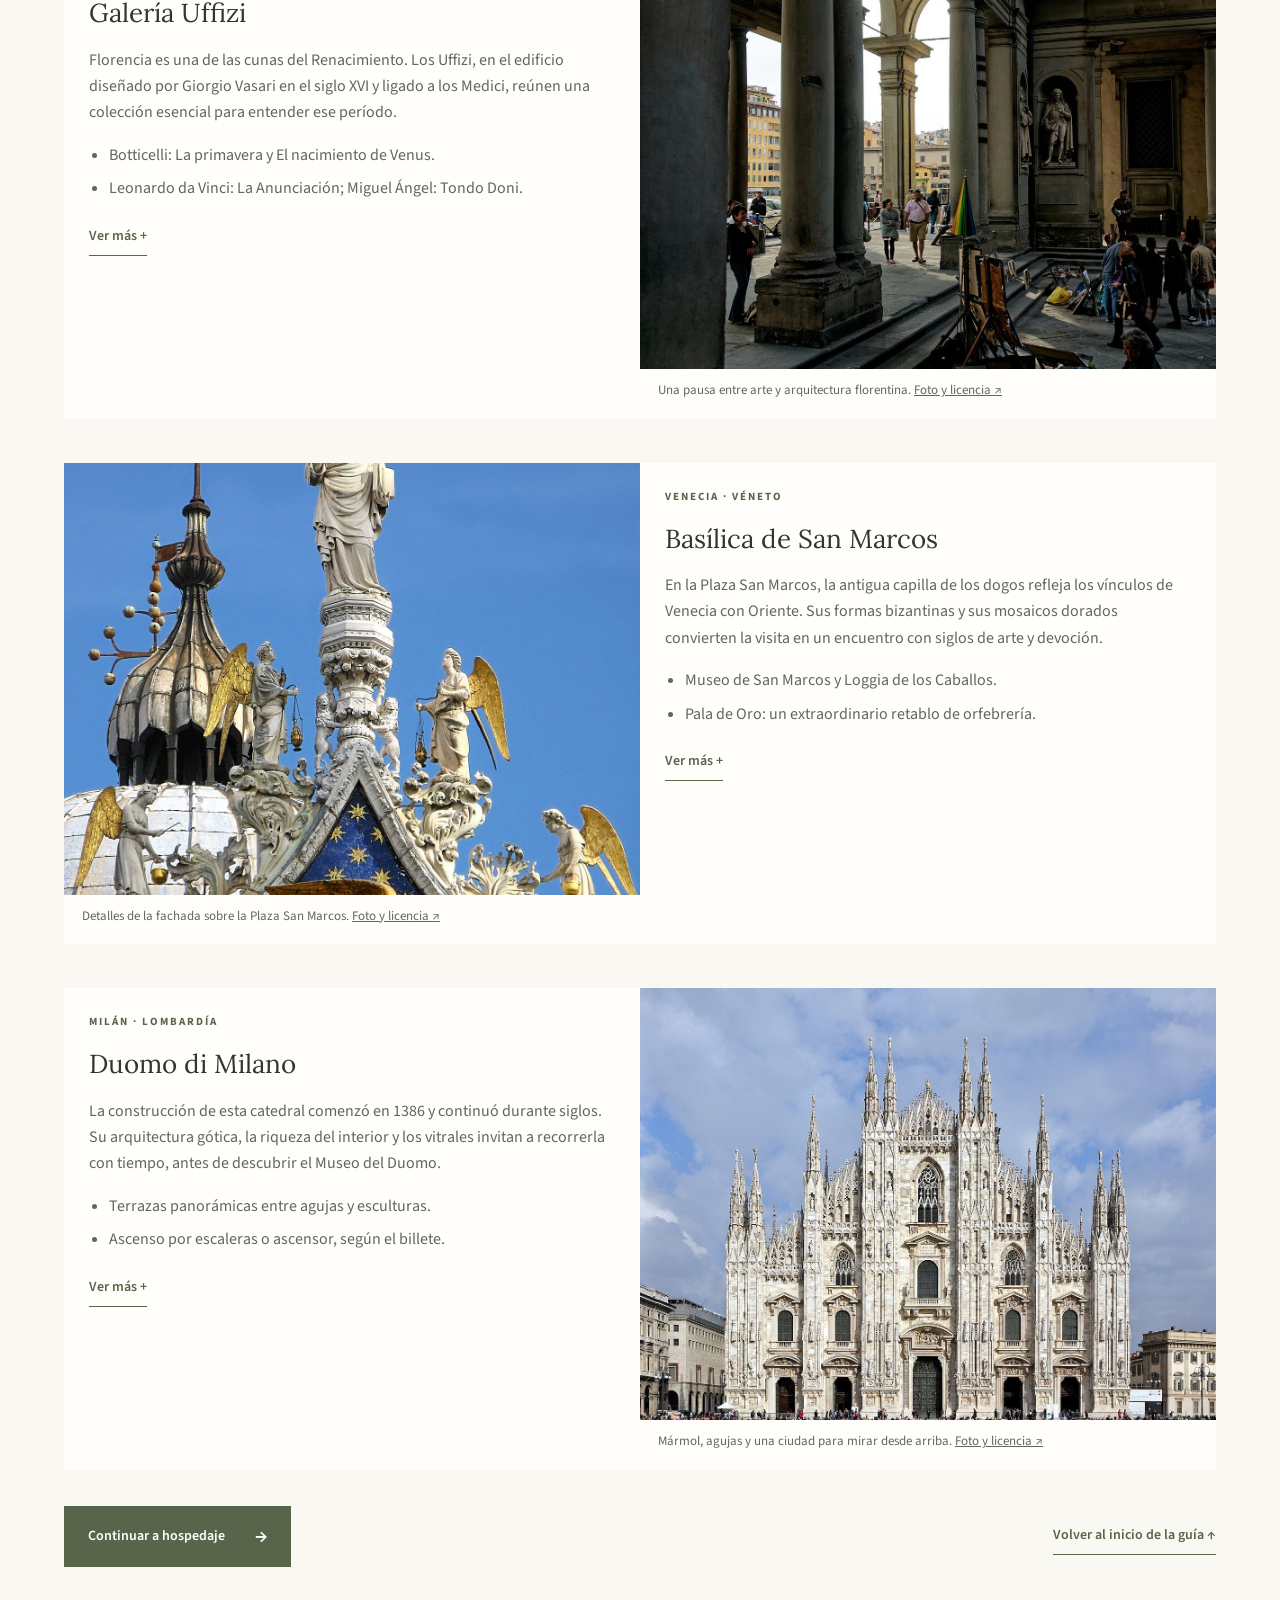
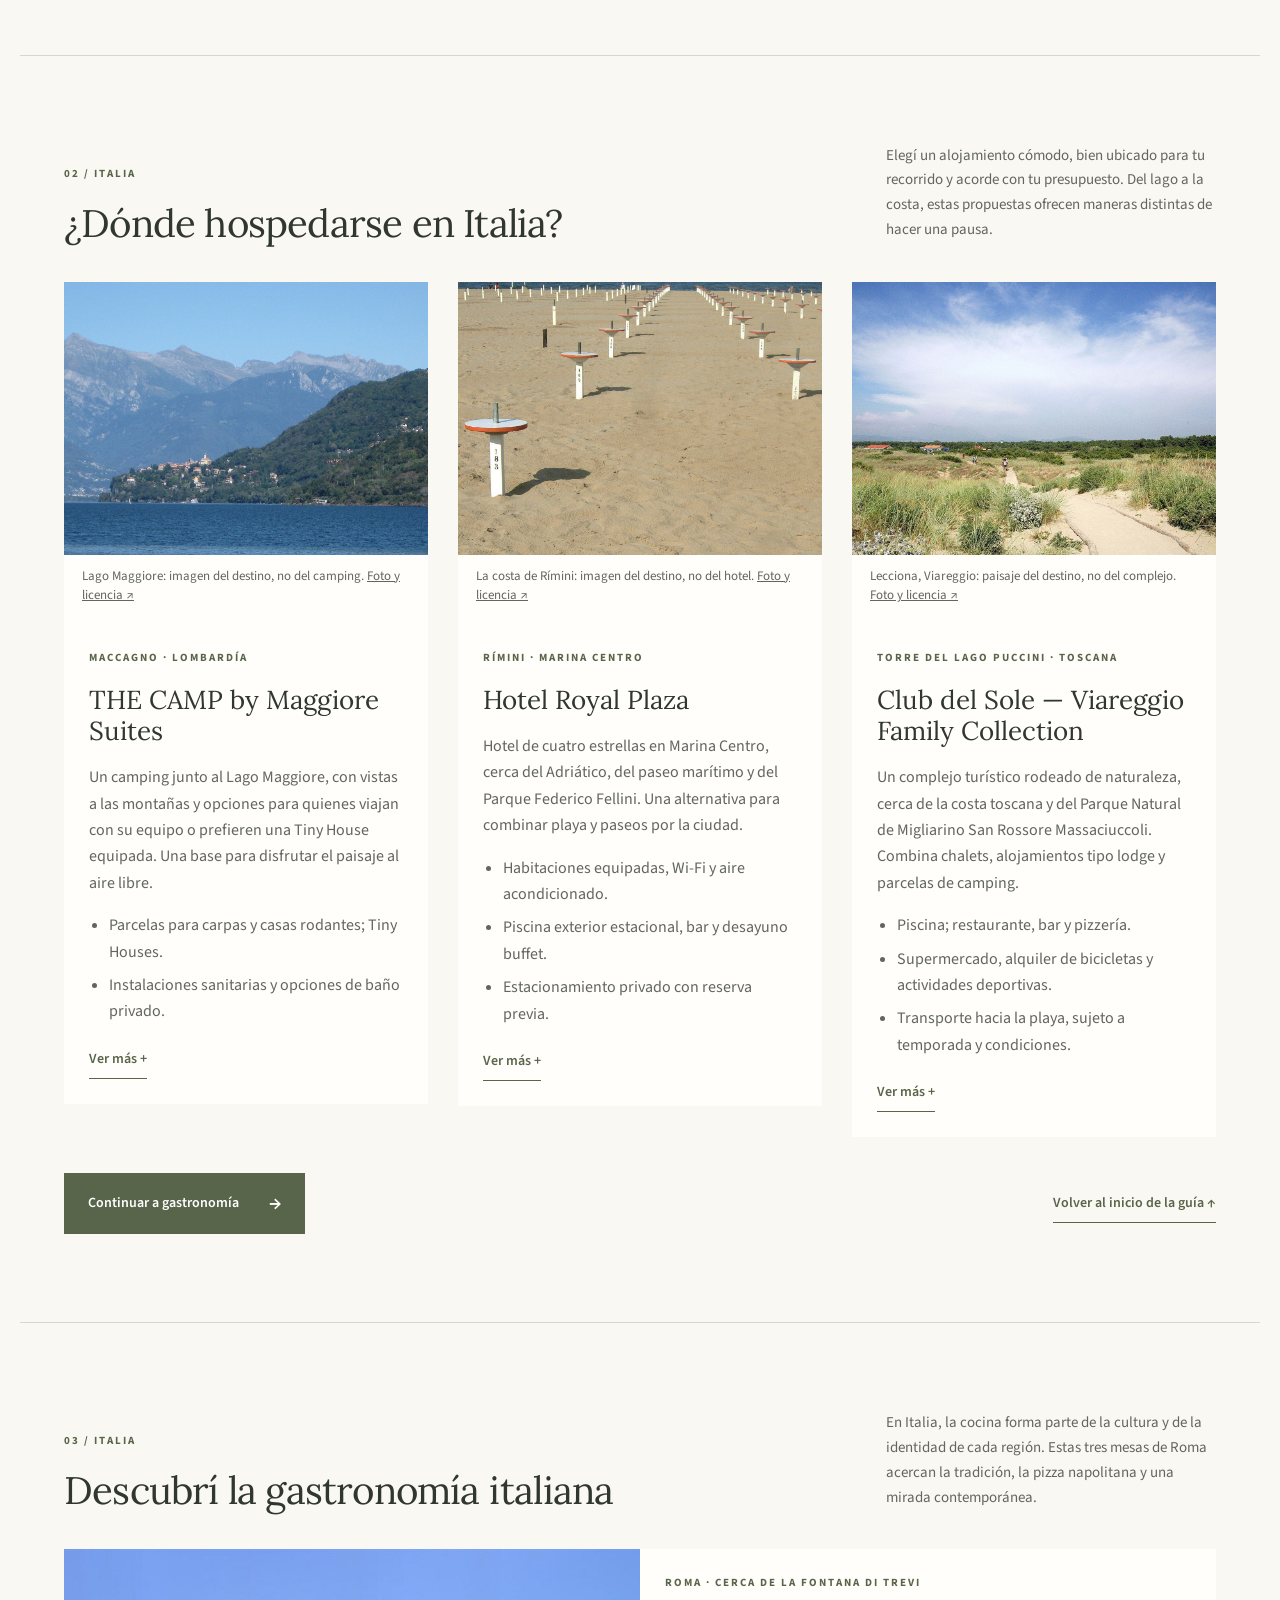
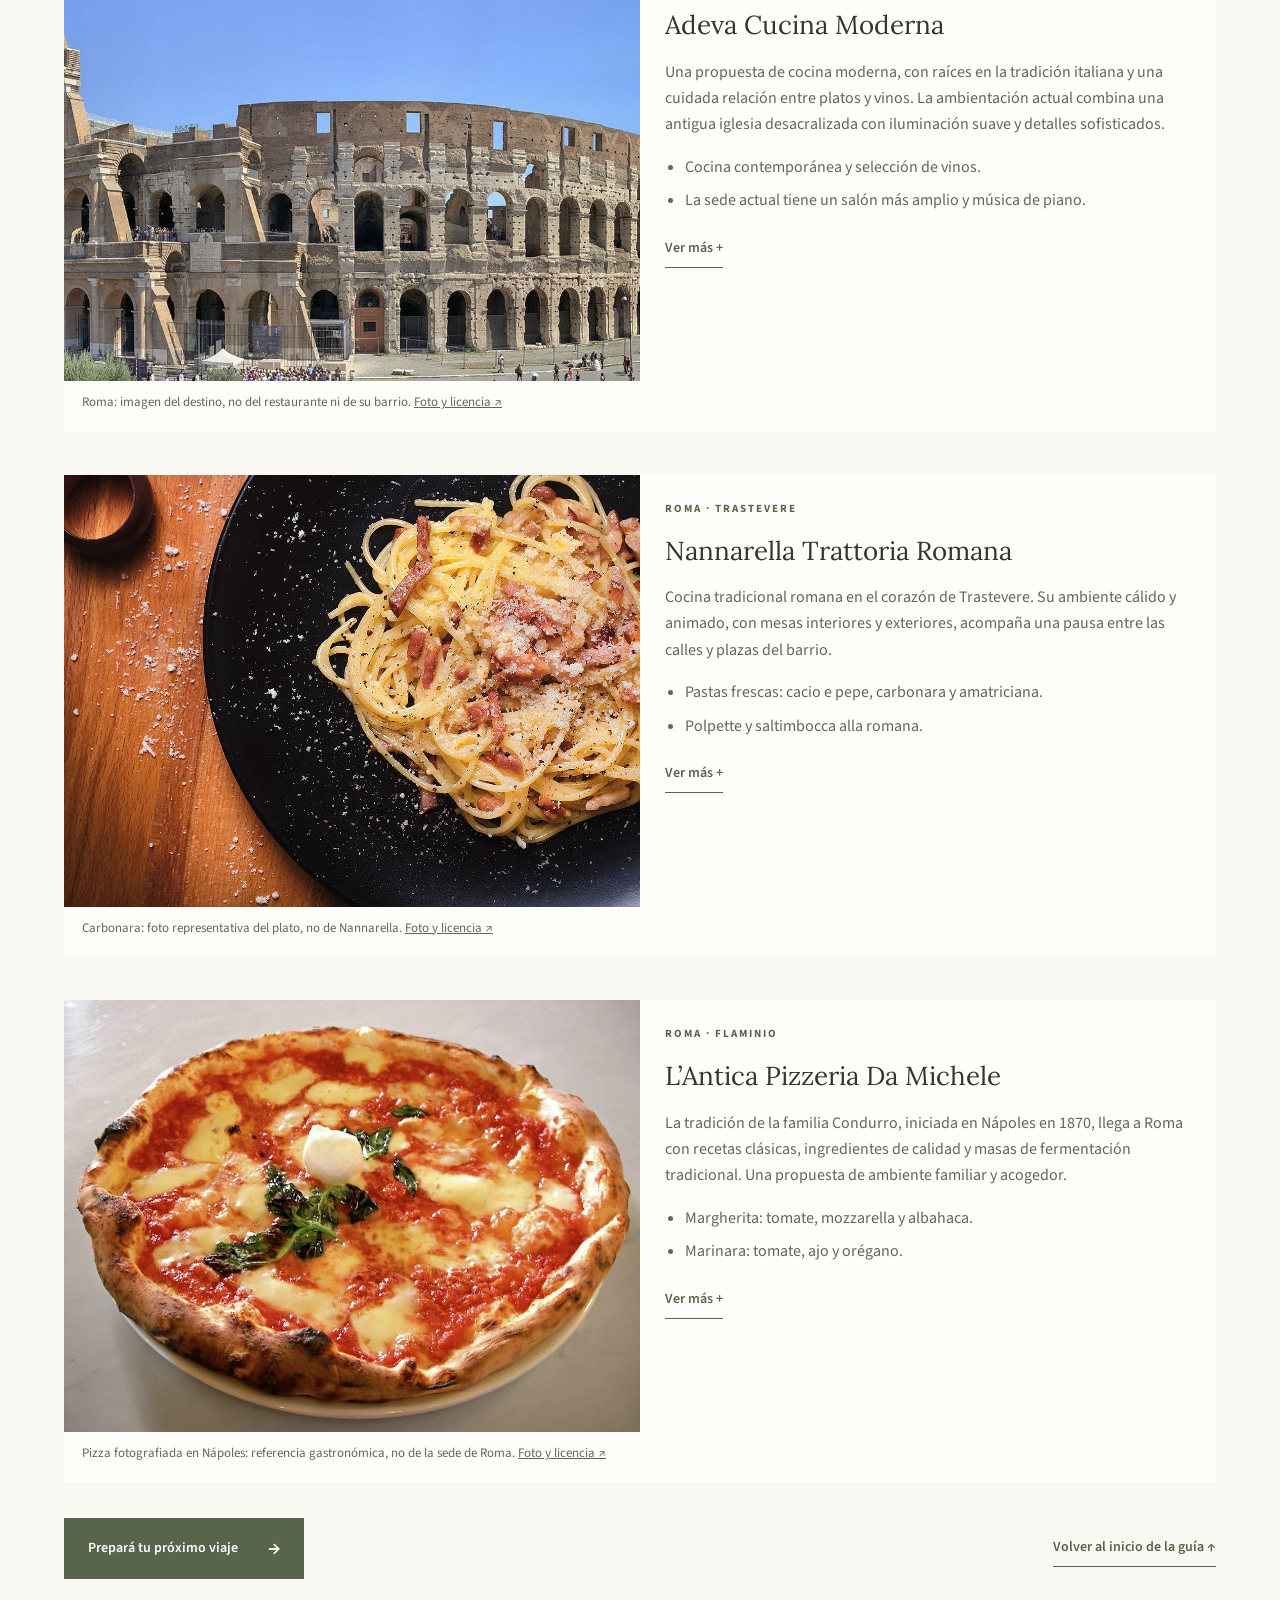
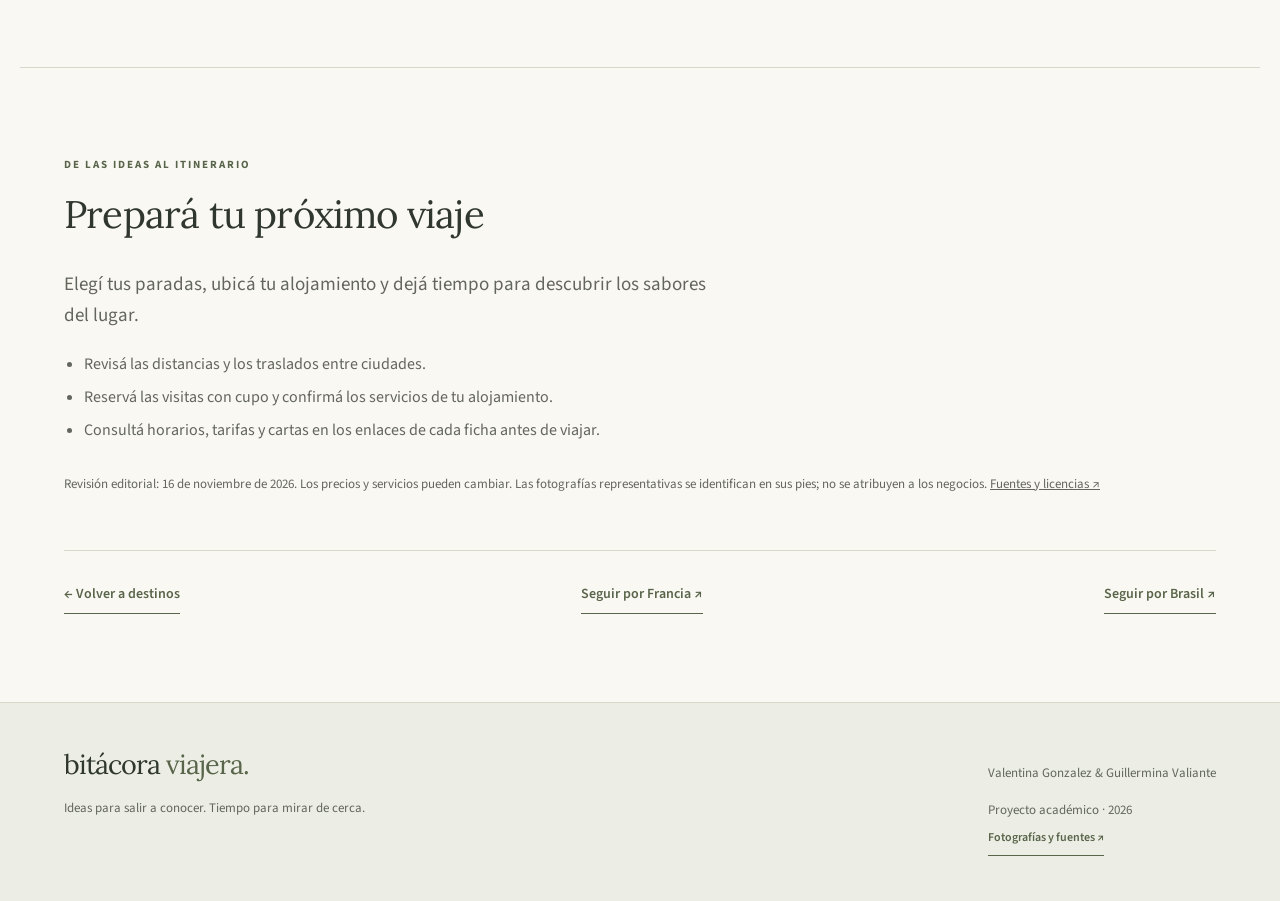
<file: italia.html>
<!DOCTYPE html>
<html lang="es-AR">
  <head>
    <meta charset="UTF-8">
    <meta name="viewport" content="width=device-width, initial-scale=1.0">
    <meta name="description" content="Guía de Italia: lugares para conocer, dónde hospedarse y gastronomía.">
    <title>Italia | Bitácora Viajera</title>
    <link rel="stylesheet" href="css/estilos.css">
    <script src="js/funciones.js" defer></script>
    <noscript><style>.more-content[hidden]{display:block!important}.more-btn{display:none}</style></noscript>
  </head>
  <body>
    <a class="skip-link" href="#contenido">Saltar al contenido</a>
    <header class="site-header">
      <div class="header-inner">
        <a href="index.html" class="brand" aria-label="Bitácora Viajera, inicio">bitácora <span>viajera.</span></a>
        <button type="button" class="menu-toggle" aria-label="Abrir menú" aria-expanded="false" aria-controls="menu">Menú <span aria-hidden="true">☰</span></button>
        <nav id="menu" class="nav" aria-label="Navegación principal">
          <a href="index.html">Inicio</a>
          <a href="index.html#destinos">Destinos</a>
          <a href="acerca.html">Nosotras</a>
          <a href="contacto.html">Contacto</a>
        </nav>
      </div>
    </header>
    <main id="contenido">
      <section class="destination-hero wrap">
        <div class="destination-title">
          <p class="eyebrow">Destinos / Europa · Roma, Florencia, Venecia y Milán</p>
          <h1>Italia</h1>
          <p class="lead">Plazas, arte y sabores que cambian en cada región.</p>
        </div>
        <img src="img/roma-coliseo.jpg" alt="El Coliseo de Roma visto desde el exterior" width="1440" height="675" fetchpriority="high" decoding="async" >
      </section>
      <div class="wrap">
        <nav class="topic-nav" aria-label="Secciones de la guía">
          <a href="#lugares">01 · Lugares para visitar</a>
          <a href="#hospedaje">02 · Dónde hospedarse</a>
          <a href="#gastronomia">03 · Gastronomía</a>
        </nav>
      </div>
      <div id="guia" class="country-guide">
        <section class="section wrap guide-category" id="lugares" aria-labelledby="lugares-titulo">
          <div class="section-heading">
            <div><p class="eyebrow">01 / Italia</p><h2 id="lugares-titulo">Imperdibles para visitar en Italia</h2></div>
            <p>De la Roma antigua al Renacimiento florentino y las catedrales del norte: cuatro visitas para armar un recorrido a tu medida.</p>
          </div>
          <div class="guide-stories">
          <article class="topic-card guide-entry" id="coliseo">
            <figure>
              <img src="img/roma-coliseo.jpg" alt="Vista exterior del Coliseo de Roma" width="1440" height="675" loading="lazy" decoding="async">
              <figcaption>El anfiteatro que cuenta la historia de Roma. <a href="https://commons.wikimedia.org/wiki/File:Rome_Colosseum_exterior_panorama.jpg">Foto y licencia ↗</a></figcaption>
            </figure>
            <div class="topic-content">
              <p class="eyebrow">Roma · Lazio</p>
              <h3>El Coliseo</h3>
              <p>Emblema de Italia y una parada fundamental en tu primera visita a Roma. Junto al Foro Romano y el Monte Palatino, este anfiteatro de época flavia permite acercarse al mundo de los gladiadores y los espectáculos de la antigua ciudad.</p>
              <ul class="practical-list"><li>Recorrido por los distintos niveles del anfiteatro.</li><li>Arena, estructuras subterráneas y niveles superiores: el acceso depende de la entrada elegida.</li></ul>
              <button type="button" class="text-link more-btn" aria-expanded="false" aria-controls="coliseo-detalle">Ver más +</button>
              <div class="more-content" id="coliseo-detalle" hidden>
                <p>Las gradas ayudan a imaginar la escala del edificio; desde los sectores superiores habilitados se abren vistas panorámicas. Los recorridos especiales por la arena, los subterráneos o el ático tienen cupos y condiciones propios: no están incluidos en todas las entradas.</p><p><strong>Antes de ir:</strong> reservá con anticipación y elegí la franja de ingreso. El parque informa que la venta abre 30 días antes de la visita. Las entradas son nominativas: llevá el documento de identidad junto con el billete.</p><p><strong>Precios:</strong> compará el pase general y las modalidades Full Experience en la boletería oficial; el importe y los sectores incluidos dependen del recorrido. No tomes los antiguos valores de €18 y €24 como una cotización vigente.</p>
                <p><a class="text-link" href="https://colosseo.it/en/opening-times-and-tickets/">Información oficial y reservas ↗</a></p>
              </div>
            </div>
          </article>
          <article class="topic-card guide-entry" id="uffizi">
            <figure>
              <img src="img/uffizi.jpg" alt="Patio y galerías exteriores de los Uffizi en Florencia" width="1280" height="1920" loading="lazy" decoding="async">
              <figcaption>Una pausa entre arte y arquitectura florentina. <a href="https://commons.wikimedia.org/wiki/File:Firenze_-_Florence_-_Portico_degli_Uffizi_-_Uffizi_Courtyard_-_View_West_towards_Ponte_Vecchio.jpg">Foto y licencia ↗</a></figcaption>
            </figure>
            <div class="topic-content">
              <p class="eyebrow">Florencia · Toscana</p>
              <h3>Galería Uffizi</h3>
              <p>Florencia es una de las cunas del Renacimiento. Los Uffizi, en el edificio diseñado por Giorgio Vasari en el siglo XVI y ligado a los Medici, reúnen una colección esencial para entender ese período.</p>
              <ul class="practical-list"><li>Botticelli: La primavera y El nacimiento de Venus.</li><li>Leonardo da Vinci: La Anunciación; Miguel Ángel: Tondo Doni.</li></ul>
              <button type="button" class="text-link more-btn" aria-expanded="false" aria-controls="uffizi-detalle">Ver más +</button>
              <div class="more-content" id="uffizi-detalle" hidden>
                <p><strong>Horario habitual:</strong> martes a domingo, de 8:15 a 18:30; cierre los lunes, el 1 de enero y el 25 de diciembre, salvo aperturas extraordinarias. La boletería cierra a las 17:30.</p><p><strong>Entradas:</strong> la web oficial publica €25 para la compra el mismo día y €29 para compra anticipada. Hay una tarifa reducida de €2 para quienes cumplen los requisitos oficiales, con acreditación. Reservá con tiempo y consultá posibles cierres de salas.</p><p>Hay audioguías disponibles: verificá idiomas, costo y condiciones antes de elegirlas. Los horarios y las tarifas indicados fueron consultados el 16 de noviembre de 2026 y pueden cambiar.</p>
                <p><a class="text-link" href="https://www.uffizi.it/en/the-uffizi">Información oficial y reservas ↗</a></p>
              </div>
            </div>
          </article>
          <article class="topic-card guide-entry" id="san-marcos">
            <figure>
              <img src="img/sanmarcos.jpg" alt="Detalle de esculturas y mosaicos en la fachada de la Basílica de San Marcos" width="1280" height="1698" loading="lazy" decoding="async">
              <figcaption>Detalles de la fachada sobre la Plaza San Marcos. <a href="https://commons.wikimedia.org/wiki/File:San_Marco_cathedral_in_Venice.JPG">Foto y licencia ↗</a></figcaption>
            </figure>
            <div class="topic-content">
              <p class="eyebrow">Venecia · Véneto</p>
              <h3>Basílica de San Marcos</h3>
              <p>En la Plaza San Marcos, la antigua capilla de los dogos refleja los vínculos de Venecia con Oriente. Sus formas bizantinas y sus mosaicos dorados convierten la visita en un encuentro con siglos de arte y devoción.</p>
              <ul class="practical-list"><li>Museo de San Marcos y Loggia de los Caballos.</li><li>Pala de Oro: un extraordinario retablo de orfebrería.</li></ul>
              <button type="button" class="text-link more-btn" aria-expanded="false" aria-controls="san-marcos-detalle">Ver más +</button>
              <div class="more-content" id="san-marcos-detalle" hidden>
                <p>La historia del templo está ligada a las reliquias de san Marcos, llegadas a Venecia en el siglo IX. La basílica actual se desarrolló a partir del siglo XI y fue transformándose con el tiempo.</p><p><strong>Para organizar la visita:</strong> la boletería ofrece combinaciones distintas para la basílica, la Pala de Oro y el museo. Comprobá qué incluye cada billete, su precio y los horarios de la fecha elegida; las celebraciones pueden modificar el acceso turístico.</p><p>El ingreso para participar del culto tiene indicaciones y horarios propios y no equivale al circuito turístico. Consultá la información litúrgica y respetá las zonas de oración y la vestimenta requerida.</p>
                <p><a class="text-link" href="https://www.basilicasanmarco.it/">Información oficial y reservas ↗</a></p>
              </div>
            </div>
          </article>
          <article class="topic-card guide-entry" id="duomo">
            <figure>
              <img src="img/duomo.jpg" alt="Fachada gótica del Duomo de Milán" width="1280" height="1020" loading="lazy" decoding="async">
              <figcaption>Mármol, agujas y una ciudad para mirar desde arriba. <a href="https://commons.wikimedia.org/wiki/File:Duomo_(Milano)_2022.jpg">Foto y licencia ↗</a></figcaption>
            </figure>
            <div class="topic-content">
              <p class="eyebrow">Milán · Lombardía</p>
              <h3>Duomo di Milano</h3>
              <p>La construcción de esta catedral comenzó en 1386 y continuó durante siglos. Su arquitectura gótica, la riqueza del interior y los vitrales invitan a recorrerla con tiempo, antes de descubrir el Museo del Duomo.</p>
              <ul class="practical-list"><li>Terrazas panorámicas entre agujas y esculturas.</li><li>Ascenso por escaleras o ascensor, según el billete.</li></ul>
              <button type="button" class="text-link more-btn" aria-expanded="false" aria-controls="duomo-detalle">Ver más +</button>
              <div class="more-content" id="duomo-detalle" hidden>
                <p>Las terrazas ofrecen otra perspectiva de Milán y permiten observar de cerca el trabajo del mármol. Revisá las condiciones del recorrido: elegir ascensor no implica que todos los tramos carezcan de escaleras, y el clima puede afectar el acceso.</p><p><strong>Entradas:</strong> elegí entre catedral, museo y terrazas, o sus combinaciones. Consultá tarifas y horarios en la boletería oficial; los antiguos importes de €14, €19 y €22 no se presentan aquí como precios vigentes.</p><p><strong>Cuándo viajar:</strong> primavera y otoño suelen ofrecer temperaturas agradables para caminar. Comprobá el pronóstico y el calendario de ferias de Milán, que puede influir en la demanda de alojamiento.</p>
                <p><a class="text-link" href="https://www.duomomilano.it/">Información oficial y reservas ↗</a></p>
              </div>
            </div>
          </article>
          </div>
          <div class="category-next"><a class="btn" href="#hospedaje">Continuar a hospedaje <span aria-hidden="true">→</span></a><a class="text-link" href="#contenido">Volver al inicio de la guía ↑</a></div>
        </section>
        <section class="section wrap guide-category" id="hospedaje" aria-labelledby="hospedaje-titulo">
          <div class="section-heading">
            <div><p class="eyebrow">02 / Italia</p><h2 id="hospedaje-titulo">¿Dónde hospedarse en Italia?</h2></div>
            <p>Elegí un alojamiento cómodo, bien ubicado para tu recorrido y acorde con tu presupuesto. Del lago a la costa, estas propuestas ofrecen maneras distintas de hacer una pausa.</p>
          </div>
          <div class="topic-grid">
          <article class="topic-card guide-entry" id="the-camp">
            <figure>
              <img src="img/maggiore.jpg" alt="Pino sulla Sponda del Lago Maggiore y su entorno lacustre" width="1280" height="960" loading="lazy" decoding="async">
              <figcaption>Lago Maggiore: imagen del destino, no del camping. <a href="https://commons.wikimedia.org/wiki/File:Pino_sulla_Sponda_del_Lago_Maggiore.JPG">Foto y licencia ↗</a></figcaption>
            </figure>
            <div class="topic-content">
              <p class="eyebrow">Maccagno · Lombardía</p>
              <h3>THE CAMP by Maggiore Suites</h3>
              <p>Un camping junto al Lago Maggiore, con vistas a las montañas y opciones para quienes viajan con su equipo o prefieren una Tiny House equipada. Una base para disfrutar el paisaje al aire libre.</p>
              <ul class="practical-list"><li>Parcelas para carpas y casas rodantes; Tiny Houses.</li><li>Instalaciones sanitarias y opciones de baño privado.</li></ul>
              <button type="button" class="text-link more-btn" aria-expanded="false" aria-controls="the-camp-detalle">Ver más +</button>
              <div class="more-content" id="the-camp-detalle" hidden>
                <p><strong>Dirección:</strong> Via Gregorio Pietraperzia 13, 21061 Maccagno con Pino e Veddasca, Italia.</p><p>Consultá las conexiones de agua y electricidad de la parcela que elijas, y la posibilidad de reservar baño privado y sauna: su disponibilidad y posibles suplementos deben confirmarse directamente con el camping.</p><p>El entorno invita a hacer senderismo, ciclismo y deportes acuáticos. Revisá las condiciones de cada actividad y los servicios incluidos en tu modalidad de alojamiento.</p>
                <p><a class="text-link" href="https://maggiore-suites.com/en/camp/faq">Información oficial y reservas ↗</a></p>
              </div>
            </div>
          </article>
          <article class="topic-card guide-entry" id="royal-plaza">
            <figure>
              <img src="img/rimini.jpg" alt="Playa de Rímini junto al mar Adriático" width="1280" height="1236" loading="lazy" decoding="async">
              <figcaption>La costa de Rímini: imagen del destino, no del hotel. <a href="https://commons.wikimedia.org/wiki/File:Rimini-Beach.jpg">Foto y licencia ↗</a></figcaption>
            </figure>
            <div class="topic-content">
              <p class="eyebrow">Rímini · Marina Centro</p>
              <h3>Hotel Royal Plaza</h3>
              <p>Hotel de cuatro estrellas en Marina Centro, cerca del Adriático, del paseo marítimo y del Parque Federico Fellini. Una alternativa para combinar playa y paseos por la ciudad.</p>
              <ul class="practical-list"><li>Habitaciones equipadas, Wi-Fi y aire acondicionado.</li><li>Piscina exterior estacional, bar y desayuno buffet.</li><li>Estacionamiento privado con reserva previa.</li></ul>
              <button type="button" class="text-link more-btn" aria-expanded="false" aria-controls="royal-plaza-detalle">Ver más +</button>
              <div class="more-content" id="royal-plaza-detalle" hidden>
                <p><strong>Dirección:</strong> Viale Trieste 22, 47921 Rímini, Italia.</p><p>Antes de reservar, confirmá las fechas de apertura de la piscina, qué incluye el desayuno y las condiciones del estacionamiento. Los servicios y sus suplementos dependen de la tarifa y de la temporada.</p>
                <p><a class="text-link" href="https://www.royalplaza.it/servizi/">Información oficial y reservas ↗</a></p>
              </div>
            </div>
          </article>
          <article class="topic-card guide-entry" id="viareggio">
            <figure>
              <img src="img/viareggio.jpg" alt="Sendero entre dunas hacia la playa de Lecciona en Viareggio" width="1280" height="851" loading="lazy" decoding="async">
              <figcaption>Lecciona, Viareggio: paisaje del destino, no del complejo. <a href="https://commons.wikimedia.org/wiki/File:Path_through_the_dunes_to_Lecciona_beach,_Viareggio,_2010.jpg">Foto y licencia ↗</a></figcaption>
            </figure>
            <div class="topic-content">
              <p class="eyebrow">Torre del Lago Puccini · Toscana</p>
              <h3>Club del Sole — Viareggio Family Collection</h3>
              <p>Un complejo turístico rodeado de naturaleza, cerca de la costa toscana y del Parque Natural de Migliarino San Rossore Massaciuccoli. Combina chalets, alojamientos tipo lodge y parcelas de camping.</p>
              <ul class="practical-list"><li>Piscina; restaurante, bar y pizzería.</li><li>Supermercado, alquiler de bicicletas y actividades deportivas.</li><li>Transporte hacia la playa, sujeto a temporada y condiciones.</li></ul>
              <button type="button" class="text-link more-btn" aria-expanded="false" aria-controls="viareggio-detalle">Ver más +</button>
              <div class="more-content" id="viareggio-detalle" hidden>
                <p><strong>Dirección:</strong> Viale dei Tigli 52, 55049 Torre del Lago Puccini, Italia.</p><p>Elegí entre llevar tu propio equipo o alojarte en una unidad equipada. Confirmá qué servicios están operativos en tus fechas, los horarios del transporte a la playa y si las actividades tienen reserva o costo adicional.</p>
                <p><a class="text-link" href="https://www.clubdelsole.com/it/destinazioni/toscana-maremma-e-versilia/italia-family-camping-village-viareggio">Información oficial y reservas ↗</a></p>
              </div>
            </div>
          </article>
          </div>
          <div class="category-next"><a class="btn" href="#gastronomia">Continuar a gastronomía <span aria-hidden="true">→</span></a><a class="text-link" href="#contenido">Volver al inicio de la guía ↑</a></div>
        </section>
        <section class="section wrap guide-category" id="gastronomia" aria-labelledby="gastronomia-titulo">
          <div class="section-heading">
            <div><p class="eyebrow">03 / Italia</p><h2 id="gastronomia-titulo">Descubrí la gastronomía italiana</h2></div>
            <p>En Italia, la cocina forma parte de la cultura y de la identidad de cada región. Estas tres mesas de Roma acercan la tradición, la pizza napolitana y una mirada contemporánea.</p>
          </div>
          <div class="guide-tastes">
          <article class="topic-card guide-entry" id="adeva">
            <figure>
              <img src="img/roma-coliseo.jpg" alt="El Coliseo de Roma visto desde el exterior" width="1440" height="675" loading="lazy" decoding="async">
              <figcaption>Roma: imagen del destino, no del restaurante ni de su barrio. <a href="https://commons.wikimedia.org/wiki/File:Rome_Colosseum_exterior_panorama.jpg">Foto y licencia ↗</a></figcaption>
            </figure>
            <div class="topic-content">
              <p class="eyebrow">Roma · Cerca de la Fontana di Trevi</p>
              <h3>Adeva Cucina Moderna</h3>
              <p>Una propuesta de cocina moderna, con raíces en la tradición italiana y una cuidada relación entre platos y vinos. La ambientación actual combina una antigua iglesia desacralizada con iluminación suave y detalles sofisticados.</p>
              <ul class="practical-list"><li>Cocina contemporánea y selección de vinos.</li><li>La sede actual tiene un salón más amplio y música de piano.</li></ul>
              <button type="button" class="text-link more-btn" aria-expanded="false" aria-controls="adeva-detalle">Ver más +</button>
              <div class="more-content" id="adeva-detalle" hidden>
                <p><strong>Dirección actual:</strong> Via dei Maroniti 29, Roma, a pasos de la Fontana di Trevi.</p><p>La web oficial explica la mudanza de agosto de 2025. La dirección Via del Metastasio 21 corresponde a CiPasso, vinculado con su historia: la descripción anterior de un salón pequeño, cerca de Piazza Navona y el Tíber, con jazz, no representa la sede actual de ADEVA.</p><p>Consultá el menú y las reservas directamente en su sitio. No se atribuyen posiciones en rankings ni experiencias personales de las autoras.</p>
                <p><a class="text-link" href="https://www.adevaitalia.it/">Información oficial y reservas ↗</a></p>
              </div>
            </div>
          </article>
          <article class="topic-card guide-entry" id="nannarella">
            <figure>
              <img src="img/carbonara.jpg" alt="Plato de espaguetis a la carbonara" width="1280" height="853" loading="lazy" decoding="async">
              <figcaption>Carbonara: foto representativa del plato, no de Nannarella. <a href="https://commons.wikimedia.org/wiki/File:Espaguetis_carbonara.jpg">Foto y licencia ↗</a></figcaption>
            </figure>
            <div class="topic-content">
              <p class="eyebrow">Roma · Trastevere</p>
              <h3>Nannarella Trattoria Romana</h3>
              <p>Cocina tradicional romana en el corazón de Trastevere. Su ambiente cálido y animado, con mesas interiores y exteriores, acompaña una pausa entre las calles y plazas del barrio.</p>
              <ul class="practical-list"><li>Pastas frescas: cacio e pepe, carbonara y amatriciana.</li><li>Polpette y saltimbocca alla romana.</li></ul>
              <button type="button" class="text-link more-btn" aria-expanded="false" aria-controls="nannarella-detalle">Ver más +</button>
              <div class="more-content" id="nannarella-detalle" hidden>
                <p><strong>Dirección:</strong> Piazza di San Calisto 7/A, Trastevere, Roma.</p><p>La pasta con queso y pimienta, las salsas romanas y los platos de carne ofrecen distintas entradas a la cocina local. Revisá la carta del día y la disponibilidad de mesas exteriores; consultá ingredientes si tenés alergias o restricciones alimentarias.</p>
                <p><a class="text-link" href="https://nannarellaroma.it/">Información oficial y reservas ↗</a></p>
              </div>
            </div>
          </article>
          <article class="topic-card guide-entry" id="da-michele">
            <figure>
              <img src="img/pizza-napolitana.jpg" alt="Pizza Margherita napolitana con tomate y mozzarella" width="1024" height="768" loading="lazy" decoding="async">
              <figcaption>Pizza fotografiada en Nápoles: referencia gastronómica, no de la sede de Roma. <a href="https://commons.wikimedia.org/wiki/File:Eq_it-na_pizza-margherita_sep2005_sml.jpg">Foto y licencia ↗</a></figcaption>
            </figure>
            <div class="topic-content">
              <p class="eyebrow">Roma · Flaminio</p>
              <h3>L’Antica Pizzeria Da Michele</h3>
              <p>La tradición de la familia Condurro, iniciada en Nápoles en 1870, llega a Roma con recetas clásicas, ingredientes de calidad y masas de fermentación tradicional. Una propuesta de ambiente familiar y acogedor.</p>
              <ul class="practical-list"><li>Margherita: tomate, mozzarella y albahaca.</li><li>Marinara: tomate, ajo y orégano.</li></ul>
              <button type="button" class="text-link more-btn" aria-expanded="false" aria-controls="da-michele-detalle">Ver más +</button>
              <div class="more-content" id="da-michele-detalle" hidden>
                <p><strong>Dirección:</strong> Piazza Monte Grappa 1/A, Roma. La marca ubica esta sede en Flaminio, no en Prati, e informa su traslado desde Via Flaminia en julio de 2025.</p><p>La sencillez de las recetas deja el protagonismo a la masa y a los ingredientes. Consultá la carta y los canales de reserva de esta sede para planificar la visita.</p>
                <p><a class="text-link" href="https://www.micheleintheworld.com/lantica-pizzeria-da-michele-roma-si-sposta-in-piazza-monte-grappa/">Información oficial y reservas ↗</a></p>
              </div>
            </div>
          </article>
          </div>
          <div class="category-next"><a class="btn" href="#proximo-viaje">Prepará tu próximo viaje <span aria-hidden="true">→</span></a><a class="text-link" href="#contenido">Volver al inicio de la guía ↑</a></div>
        </section>
        <section class="section wrap guide-planning" id="proximo-viaje" aria-labelledby="proximo-titulo">
          <p class="eyebrow">De las ideas al itinerario</p>
          <h2 id="proximo-titulo">Prepará tu próximo viaje</h2>
          <p class="lead">Elegí tus paradas, ubicá tu alojamiento y dejá tiempo para descubrir los sabores del lugar.</p>
          <ul class="practical-list"><li>Revisá las distancias y los traslados entre ciudades.</li><li>Reservá las visitas con cupo y confirmá los servicios de tu alojamiento.</li><li>Consultá horarios, tarifas y cartas en los enlaces de cada ficha antes de viajar.</li></ul>
          <p class="source-note">Revisión editorial: 16 de noviembre de 2026. Los precios y servicios pueden cambiar. Las fotografías representativas se identifican en sus pies; no se atribuyen a los negocios. <a href="creditos.html">Fuentes y licencias ↗</a></p>
          <div class="back-row"><a class="text-link" href="index.html#destinos">← Volver a destinos</a><a class="text-link" href="francia.html">Seguir por Francia ↗</a><a class="text-link" href="brasil.html">Seguir por Brasil ↗</a></div>
        </section>
      </div>
    </main>
    <footer class="footer">
      <div class="wrap footer-grid">
        <div>
          <a href="index.html" class="brand">bitácora <span>viajera.</span></a>
          <p>Ideas para salir a conocer. Tiempo para mirar de cerca.</p>
        </div>
        <div>
          <p>Valentina Gonzalez &amp; Guillermina Valiante</p>
          <p>Proyecto académico · 2026</p>
          <a class="text-link" href="creditos.html">Fotografías y fuentes ↗</a>
        </div>
      </div>
    </footer>
  </body>
</html>
</file>
<file: css/estilos.css>
@import url('https://fonts.googleapis.com/css2?family=Lora:wght@400;500;600&family=Source+Sans+3:wght@400;500;600;700&display=swap');
:root {
  --bg: #faf8f3;
  --ink: #30372f;
  --muted: #62665d;
  --olive: #59654a;
  --sand: #eee9dd;
  --line: #d9d6ca;
  --clay: #9a5137;
}

* {
  box-sizing: border-box;
}

html {
  scroll-behavior: smooth;
  scroll-padding-top: 105px;
}

body {
  margin: 0;
  background: var(--bg);
  color: var(--ink);
  font: 17px/1.65 'Source Sans 3',Arial,sans-serif;
}

a {
  color: inherit;
  text-decoration: none;
}

button,input,textarea {
  font: inherit;
}

button {
  cursor: pointer;
}

img {
  display: block;
  width: 100%;
  height: auto;
  object-fit: cover;
}

figure {
  margin: 0;
}

figcaption {
  font-size: 13px;
  color: var(--muted);
  margin-top: 12px;
}

h1,h2,h3,.brand {
  font-family: 'Lora',Georgia,serif;
  font-weight: 400;
  line-height: 1.2;
}

h1,h2,h3,p {
  margin-top: 0;
}

h1 {
  font-size: clamp(36px,4.4vw,60px);
  letter-spacing: -1.6px;
}

h2 {
  font-size: clamp(30px,3vw,42px);
  letter-spacing: -.8px;
}

h3 {
  font-size: 25px;
}

.wrap {
  max-width: 1240px;
  margin-inline: auto;
  padding-inline: 44px;
}

.eyebrow {
  font-size: 11px;
  text-transform: uppercase;
  letter-spacing: 2px;
  font-weight: 700;
  color: var(--olive);
  margin-bottom: 17px;
}

.section {
  padding-block: 88px;
}

.text-link {
  display: inline-block;
  font-size: 14px;
  font-weight: 600;
  border: 0;
  border-bottom: 1px solid currentColor;
  background: transparent;
  padding: 7px 0;
  color: var(--olive);
  text-align: left;
  transition: color .2s;
}

.text-link:hover {
  color: var(--clay);
}

.btn {
  display: inline-flex;
  gap: 30px;
  align-items: center;
  min-height: 48px;
  padding: 13px 23px;
  background: var(--olive);
  color: white;
  border: 1px solid var(--olive);
  font-size: 14px;
  font-weight: 600;
  transition: background .2s;
}

.btn:hover {
  background: #414d35;
}

.btn span {
  font-size: 20px;
}

:focus-visible {
  outline: 3px solid var(--clay);
  outline-offset: 5px;
}

.skip-link {
  position: fixed;
  top: 8px;
  left: 12px;
  padding: 12px;
  background: var(--bg);
  z-index: 100;
  transform: translateY(-150%);
}

.skip-link:focus {
  transform: none;
}

[hidden] {
  display: none!important;
}

/* Navegación compartida. Sin JavaScript, el menú permanece visible. */
.site-header {
  position: sticky;
  top: 0;
  z-index: 20;
  background: var(--bg);
  border-bottom: 1px solid var(--line);
}

.header-inner {
  max-width: 1240px;
  margin: auto;
  padding: 23px 44px;
  display: flex;
  align-items: center;
  justify-content: space-between;
  gap: 30px;
}

.brand {
  font-size: 27px;
  letter-spacing: -1px;
  white-space: nowrap;
}

.brand span {
  color: var(--olive);
}

.nav {
  display: flex;
  gap: 34px;
  align-items: center;
}

.nav a {
  font-size: 14px;
  padding: 8px 0;
  border-bottom: 1px solid transparent;
}

.nav a:hover,.nav a[aria-current] {
  border-color: var(--clay);
}

.menu-toggle {
  display: none;
  background: transparent;
  border: 1px solid var(--line);
  padding: 10px;
  color: var(--ink);
  font-size: 14px;
}

/* Portada editorial. */
.hero {
  padding-top: 26px;
}

.hero-heading {
  display: flex;
  justify-content: space-between;
  align-items: center;
  gap: 16px;
  margin-bottom: 14px;
}

.hero-heading p {
  margin: 0;
}

.edition {
  font-size: 12px;
  color: var(--muted);
}

.hero-scene {
  position: relative;
  background: #414a41;
  isolation: isolate;
}

.hero-scene>img {
  height: 560px;
  object-position: center 55%;
}

.hero-scene:after {
  content: '';
  position: absolute;
  inset: 0;
  background: linear-gradient(90deg,rgba(16,27,24,.72),rgba(16,27,24,.08) 80%);
  z-index: 1;
}

.hero-copy {
  position: absolute;
  z-index: 2;
  top: 50%;
  left: 6%;
  transform: translateY(-50%);
  max-width: 440px;
  color: white;
}

.hero-copy .eyebrow {
  color: #f3e8d6;
}

.hero-copy h1 {
  margin-bottom: 22px;
}

.hero-copy>p:not(.eyebrow) {
  max-width: 350px;
  font-size: 17px;
  color: #fff7eb;
}

.hero-copy .btn {
  margin-top: 12px;
  background: var(--bg);
  border-color: var(--bg);
  color: var(--ink);
}

.hero-copy .btn:hover {
  background: var(--sand);
}

.image-caption {
  position: absolute;
  bottom: 21px;
  right: 25px;
  z-index: 2;
  color: white;
  font-size: 11px;
  letter-spacing: 1px;
}

.hero-footnote {
  display: flex;
  justify-content: space-between;
  gap: 20px;
  align-items: center;
  padding-block: 22px;
  border-bottom: 1px solid var(--line);
}

.hero-footnote>span {
  font-size: 10px;
  font-weight: 600;
  letter-spacing: 1.5px;
}

.hero-footnote p {
  font-size: 13px;
  color: var(--muted);
  margin: 0;
}

.hero-footnote>span:last-child {
  font-size: 23px;
}

.section-heading {
  display: flex;
  justify-content: space-between;
  align-items: flex-end;
  gap: 50px;
  margin-bottom: 36px;
}

.section-heading h2 {
  margin-bottom: 0;
}

.section-heading>p {
  max-width: 330px;
  font-size: 15px;
  color: var(--muted);
  margin-bottom: 3px;
}

.cards,.topic-grid {
  display: grid;
  grid-template-columns: repeat(3,minmax(0,1fr));
  gap: 30px;
}

.image-link {
  display: block;
  overflow: hidden;
}

.destination-card img {
  aspect-ratio: 4/3;
  transition: transform .4s;
}

.image-link:hover img {
  transform: scale(1.025);
}

.card-body {
  padding-top: 23px;
}

.card-body .eyebrow {
  font-size: 10px;
  letter-spacing: 1.4px;
  margin-bottom: 10px;
}

.card-body h3 {
  font-size: 32px;
  margin-bottom: 13px;
}

.card-body>p:not(.eyebrow) {
  color: var(--muted);
  font-size: 16px;
  min-height: 53px;
  margin-bottom: 12px;
}

.editorial-band {
  background: var(--sand);
}

.editorial-grid {
  display: grid;
  grid-template-columns: repeat(3,minmax(0,1fr));
  gap: 40px;
  margin-top: 50px;
}

.editorial-grid article {
  border-top: 1px solid #b7b9aa;
  padding-top: 20px;
}

.number {
  font-family: 'Lora',Georgia,serif;
  color: var(--clay);
  font-size: 17px;
}

.editorial-grid h3 {
  margin-block: 18px 14px;
  font-size: 23px;
}

.editorial-grid p {
  font-size: 16px;
  color: var(--muted);
}

.authors-teaser {
  display: grid;
  grid-template-columns: 1fr 2fr;
  gap: 50px;
}

.authors-teaser>div {
  max-width: 680px;
}

.authors-teaser p:not(.eyebrow) {
  color: var(--muted);
}

/* Guías y páginas interiores. */
.destination-hero {
  padding-top: 55px;
}

.destination-title {
  display: grid;
  grid-template-columns: 1fr 1fr;
  column-gap: 60px;
  align-items: end;
  margin-bottom: 28px;
}

.destination-title>.eyebrow {
  grid-column: 1/-1;
}

.destination-title h1 {
  margin: 0;
  font-size: clamp(45px,6vw,76px);
}

.lead {
  font-size: 19px;
  color: var(--muted);
  max-width: 650px;
}

.destination-title .lead {
  margin-bottom: 3px;
  max-width: 450px;
}

.destination-hero>img {
  height: 430px;
}

.topic-nav {
  display: flex;
  justify-content: space-between;
  gap: 20px;
  border-bottom: 1px solid var(--line);
  padding-block: 23px;
}

.topic-nav a {
  font-size: 14px;
  color: var(--olive);
  padding: 5px 0;
}

.topic-nav a:hover {
  text-decoration: underline;
}

.topic-card {
  background: #fffefb;
  align-self: start;
  scroll-margin-top: 110px;
}

.topic-card>img {
  aspect-ratio: 4/3;
}

.topic-content {
  padding: 25px;
}

.topic-content h3 {
  font-size: 26px;
  margin-bottom: 18px;
}

.topic-content p:not(.eyebrow) {
  font-size: 16px;
  color: var(--muted);
}

.more-content:not([hidden]) {
  border-top: 1px solid var(--line);
  padding-top: 18px;
  margin-top: 20px;
  animation: appear .25s ease-out;
}

.more-content p {
  margin-bottom: 0;
}

/* Ampliación editorial de Italia y Brasil; reutiliza la identidad de las guías. */
.guide-intro {
  padding-top: 64px;
}

.guide-intro > p:last-child {
  max-width: 760px;
  color: var(--muted);
}

.guide-category + .guide-category,
.guide-planning {
  border-top: 1px solid var(--line);
}

.guide-category,
.guide-planning {
  scroll-margin-top: 20px;
}

.guide-stories,
.guide-tastes {
  display: grid;
  gap: 44px;
}

.guide-stories .guide-entry,
.guide-tastes .guide-entry {
  display: grid;
  grid-template-columns: minmax(0,1fr) minmax(0,1fr);
  align-items: start;
}

.guide-stories .guide-entry:nth-child(even) > figure {
  order: 2;
}

.guide-entry > figure {
  min-width: 0;
}

.guide-entry figure img {
  aspect-ratio: 4/3;
}

.guide-entry figcaption {
  padding: 0 18px 18px;
  line-height: 1.5;
}

.guide-entry figcaption a {
  text-decoration: underline;
}

.guide-entry .topic-content {
  min-width: 0;
  overflow-wrap: anywhere;
}

.practical-list {
  padding-left: 20px;
  font-size: 16px;
  color: var(--muted);
}

.practical-list li + li {
  margin-top: 7px;
}

.guide-entry .more-content p + p {
  margin-top: 16px;
}

.category-next {
  display: flex;
  align-items: center;
  justify-content: space-between;
  flex-wrap: wrap;
  gap: 24px;
  margin-top: 36px;
}

.guide-planning > .practical-list {
  max-width: 760px;
}

@media (max-width: 900px) {
  .country-guide .topic-grid {
    grid-template-columns: 1fr;
  }

  .country-guide .topic-grid .guide-entry {
    display: grid;
    grid-template-columns: minmax(0,1fr) minmax(0,1fr);
  }
}

@media (max-width: 700px) {
  .guide-stories .guide-entry,
  .guide-tastes .guide-entry,
  .country-guide .topic-grid .guide-entry {
    grid-template-columns: minmax(0,1fr);
  }

  .guide-stories .guide-entry:nth-child(even) > figure {
    order: 0;
  }

  .guide-intro {
    padding-top: 40px;
  }

  .category-next .btn {
    gap: 18px;
    max-width: 100%;
  }
}

.source-note {
  font-size: 13px;
  color: var(--muted);
  margin-top: 30px;
}

.source-note a {
  text-decoration: underline;
}

.back-row {
  display: flex;
  justify-content: space-between;
  gap: 25px;
  flex-wrap: wrap;
  margin-top: 55px;
  padding-top: 25px;
  border-top: 1px solid var(--line);
}

.page-intro {
  padding-block: 65px 40px;
  border-bottom: 1px solid var(--line);
}

.page-intro h1 {
  max-width: 850px;
  margin-bottom: 25px;
}

.about-grid {
  display: grid;
  grid-template-columns: 1.1fr 1fr;
  align-items: center;
  gap: 70px;
}

.about-grid p:not(.eyebrow) {
  color: var(--muted);
}

.about-grid img {
  aspect-ratio: 4/5;
}

.faq {
  max-width: 920px;
  padding-top: 30px;
}

.faq details {
  padding: 23px 0;
  border-bottom: 1px solid var(--line);
}

.faq summary {
  cursor: pointer;
  font-weight: 600;
}

.faq details p {
  color: var(--muted);
  margin: 18px 0 0;
}

.contact-grid {
  display: grid;
  grid-template-columns: 1fr 1fr;
  gap: 90px;
}

.contact-grid>div>p {
  color: var(--muted);
}

.contact-note {
  background: var(--sand);
  border-left: 2px solid var(--olive);
  padding: 25px;
  margin-top: 35px;
  font-size: 15px;
}

.contact-note p {
  margin: 10px 0 0;
}

.contact-form {
  display: flex;
  flex-direction: column;
  gap: 10px;
}

.contact-form label {
  font-weight: 600;
  font-size: 15px;
}

.contact-form label span {
  font-weight: 400;
  color: var(--muted);
  font-size: 13px;
}

.contact-form input,.contact-form textarea {
  width: 100%;
  min-width: 0;
  border: 1px solid #acae9f;
  background: #fffefb;
  padding: 13px 15px;
  margin-bottom: 15px;
  border-radius: 0;
  color: var(--ink);
}

.contact-form textarea {
  resize: vertical;
}

.contact-form .btn {
  align-self: flex-start;
}

.contact-form fieldset {
  border: 0;
  margin: 0;
  padding: 0;
  min-width: 0;
  display: contents;
}

#form-status {
  font-size: 15px;
  color: var(--olive);
  margin-top: 10px;
}

.footer {
  padding-block: 45px;
  border-top: 1px solid var(--line);
  background: #eceee5;
}

.footer-grid {
  display: flex;
  justify-content: space-between;
  gap: 35px;
}

.footer p {
  font-size: 13px;
  color: var(--muted);
  margin: 15px 0 0;
}

.footer .text-link {
  font-size: 12px;
}

.credits-list {
  padding-left: 20px;
}

.credits-list li {
  margin-bottom: 25px;
  overflow-wrap: anywhere;
}

.credits-list a {
  text-decoration: underline;
}

@keyframes appear {
  from {
    opacity: 0;
    transform: translateY(-5px);
  }

  to {
    opacity: 1;
    transform: none;
  }

}

@media(max-width:900px) {
  .wrap {
    padding-inline: 28px;
  }

  .header-inner {
    padding-inline: 28px;
  }

  .nav {
    gap: 23px;
  }

  .hero-scene>img {
    height: 520px;
  }

  .hero-copy {
    max-width: 370px;
  }

  .hero-copy h1 {
    font-size: 44px;
  }

  .cards,.topic-grid {
    gap: 20px;
  }

  .topic-content {
    padding: 20px;
  }

  .topic-content h3 {
    font-size: 23px;
  }

  .contact-grid {
    gap: 40px;
  }

  .about-grid {
    gap: 35px;
  }

  .editorial-grid {
    gap: 25px;
  }

  .section {
    padding-block: 65px;
  }

}

@media(max-width:700px) {
  html {
    scroll-padding-top: 90px;
  }

  .wrap {
    padding-inline: 20px;
  }

  .header-inner {
    padding: 17px 20px;
    flex-wrap: wrap;
    gap: 15px;
  }

  .brand {
    font-size: 23px;
  }

  .nav {
    width: 100%;
    flex-direction: column;
    align-items: stretch;
    gap: 0;
  }

  .nav a {
    padding: 12px 0;
  }

  .js .menu-toggle {
    display: block;
  }

  .js .nav {
    display: none;
  }

  .js .nav.is-open {
    display: flex;
  }

  .hero-heading .edition {
    display: none;
  }

  .hero {
    padding-top: 20px;
  }

  .hero-scene>img {
    height: 520px;
    object-position: 60% center;
  }

  .hero-scene:after {
    background: rgba(16,27,24,.5);
  }

  .hero-copy {
    left: 24px;
    right: 24px;
    max-width: none;
  }

  .hero-copy h1 {
    font-size: 39px;
    letter-spacing: -1px;
  }

  .hero-copy .eyebrow {
    font-size: 9px;
    letter-spacing: 1.4px;
  }

  .hero-copy p:not(.eyebrow) {
    font-size: 16px;
  }

  .image-caption {
    font-size: 10px;
    left: 24px;
    right: auto;
  }

  .hero-footnote>span:first-child {
    display: none;
  }

  .hero-footnote p {
    font-size: 12px;
  }

  .section-heading {
    display: block;
    margin-bottom: 28px;
  }

  .section-heading>p {
    margin: 20px 0 0;
    max-width: 460px;
  }

  .cards,.topic-grid {
    grid-template-columns: 1fr;
    gap: 38px;
  }

  .card-body>p:not(.eyebrow) {
    min-height: 0;
  }

  .editorial-grid {
    grid-template-columns: 1fr;
    gap: 30px;
    margin-top: 32px;
  }

  .editorial-grid h3 {
    margin-top: 10px;
  }

  .editorial-grid p {
    margin-bottom: 7px;
  }

  .authors-teaser,.about-grid,.contact-grid {
    grid-template-columns: 1fr;
    gap: 25px;
  }

  .destination-title {
    display: block;
  }

  .destination-title h1 {
    margin-bottom: 16px;
  }

  .destination-hero {
    padding-top: 35px;
  }

  .destination-hero>img {
    height: 280px;
  }

  .topic-nav {
    flex-direction: column;
    gap: 5px;
    padding-block: 16px;
  }

  .topic-nav a {
    min-height: 35px;
  }

  .page-intro {
    padding-top: 45px;
  }

  .page-intro h1 {
    font-size: 36px;
    letter-spacing: -1px;
  }

  .about-grid img {
    aspect-ratio: 4/3;
  }

  .contact-grid {
    gap: 40px;
  }

  .footer-grid {
    display: block;
  }

  .footer-grid>div+div {
    margin-top: 30px;
  }

  .back-row {
    flex-direction: column;
    align-items: flex-start;
  }

  .lead {
    font-size: 18px;
  }

}

@media(prefers-reduced-motion:reduce) {
  html {
    scroll-behavior: auto;
  }

  *,*::before,*::after {
    animation: none!important;
    transition: none!important;
  }

}
</file>
